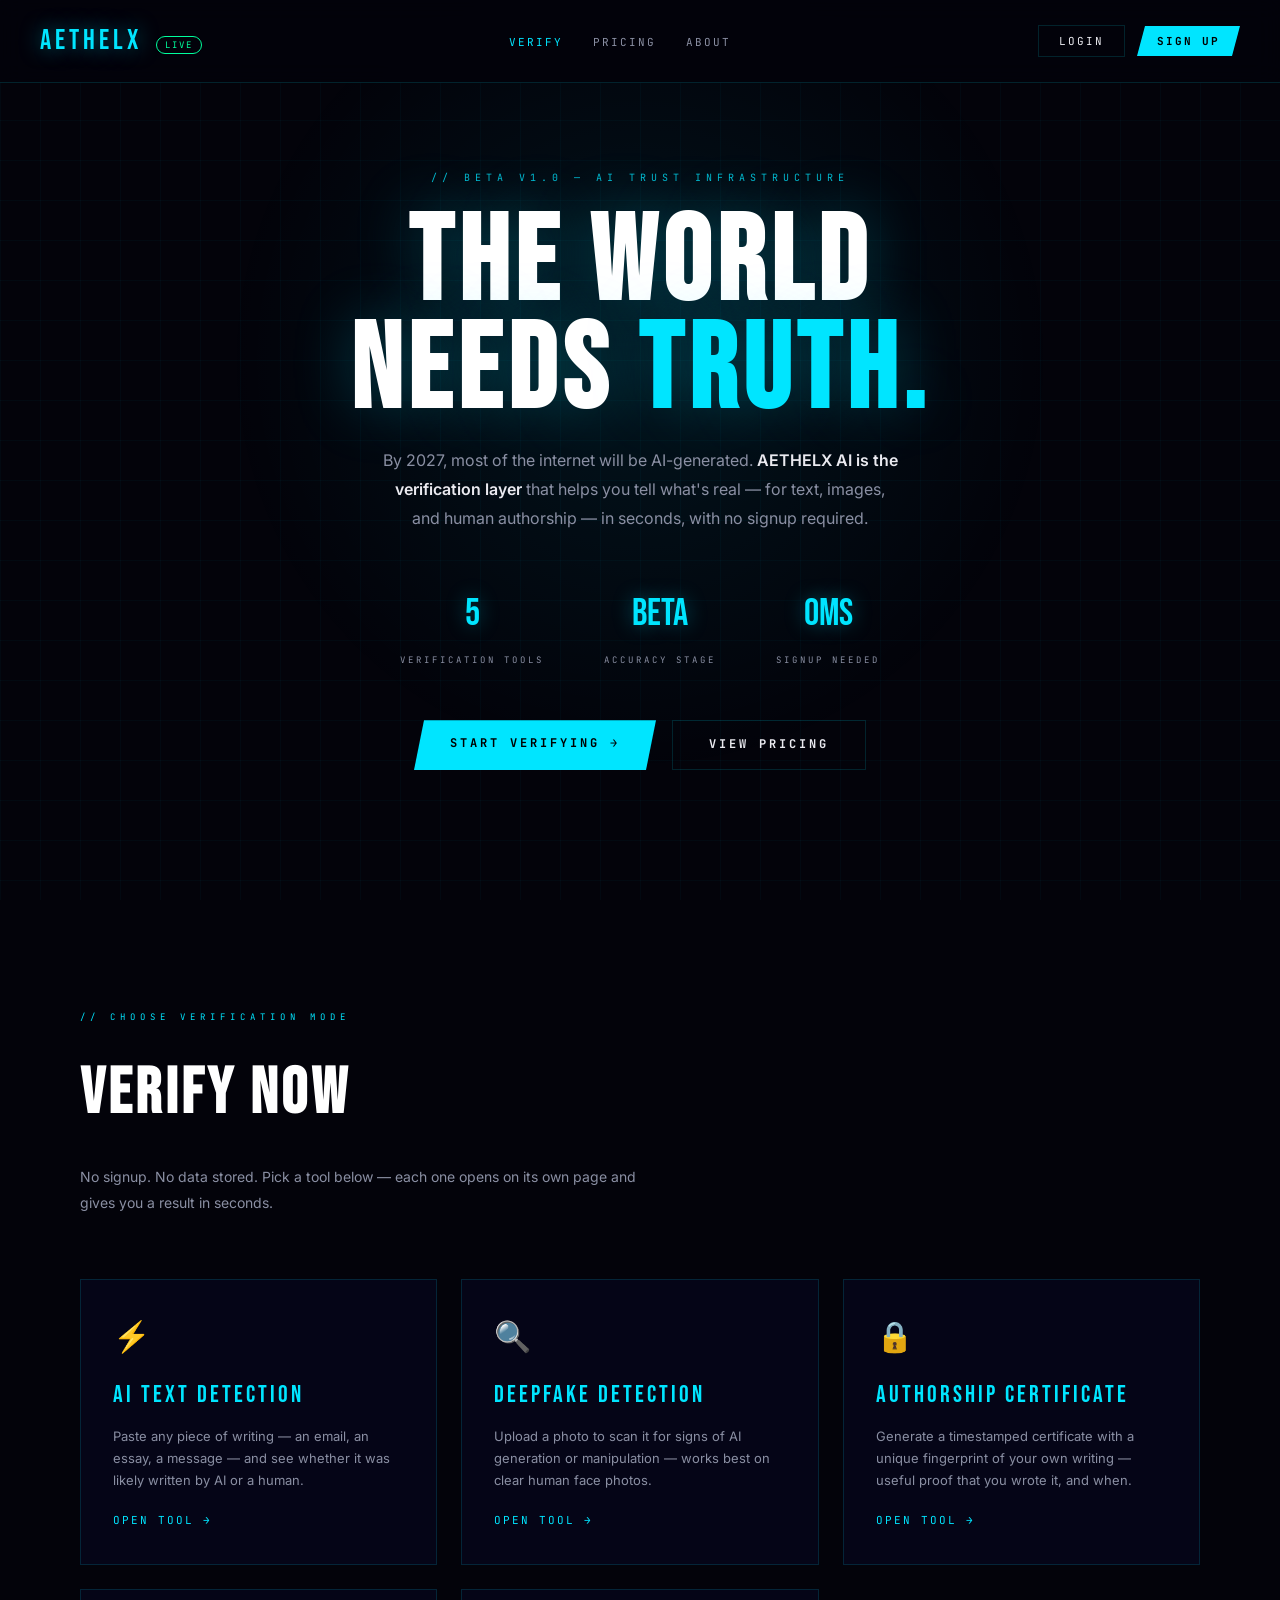
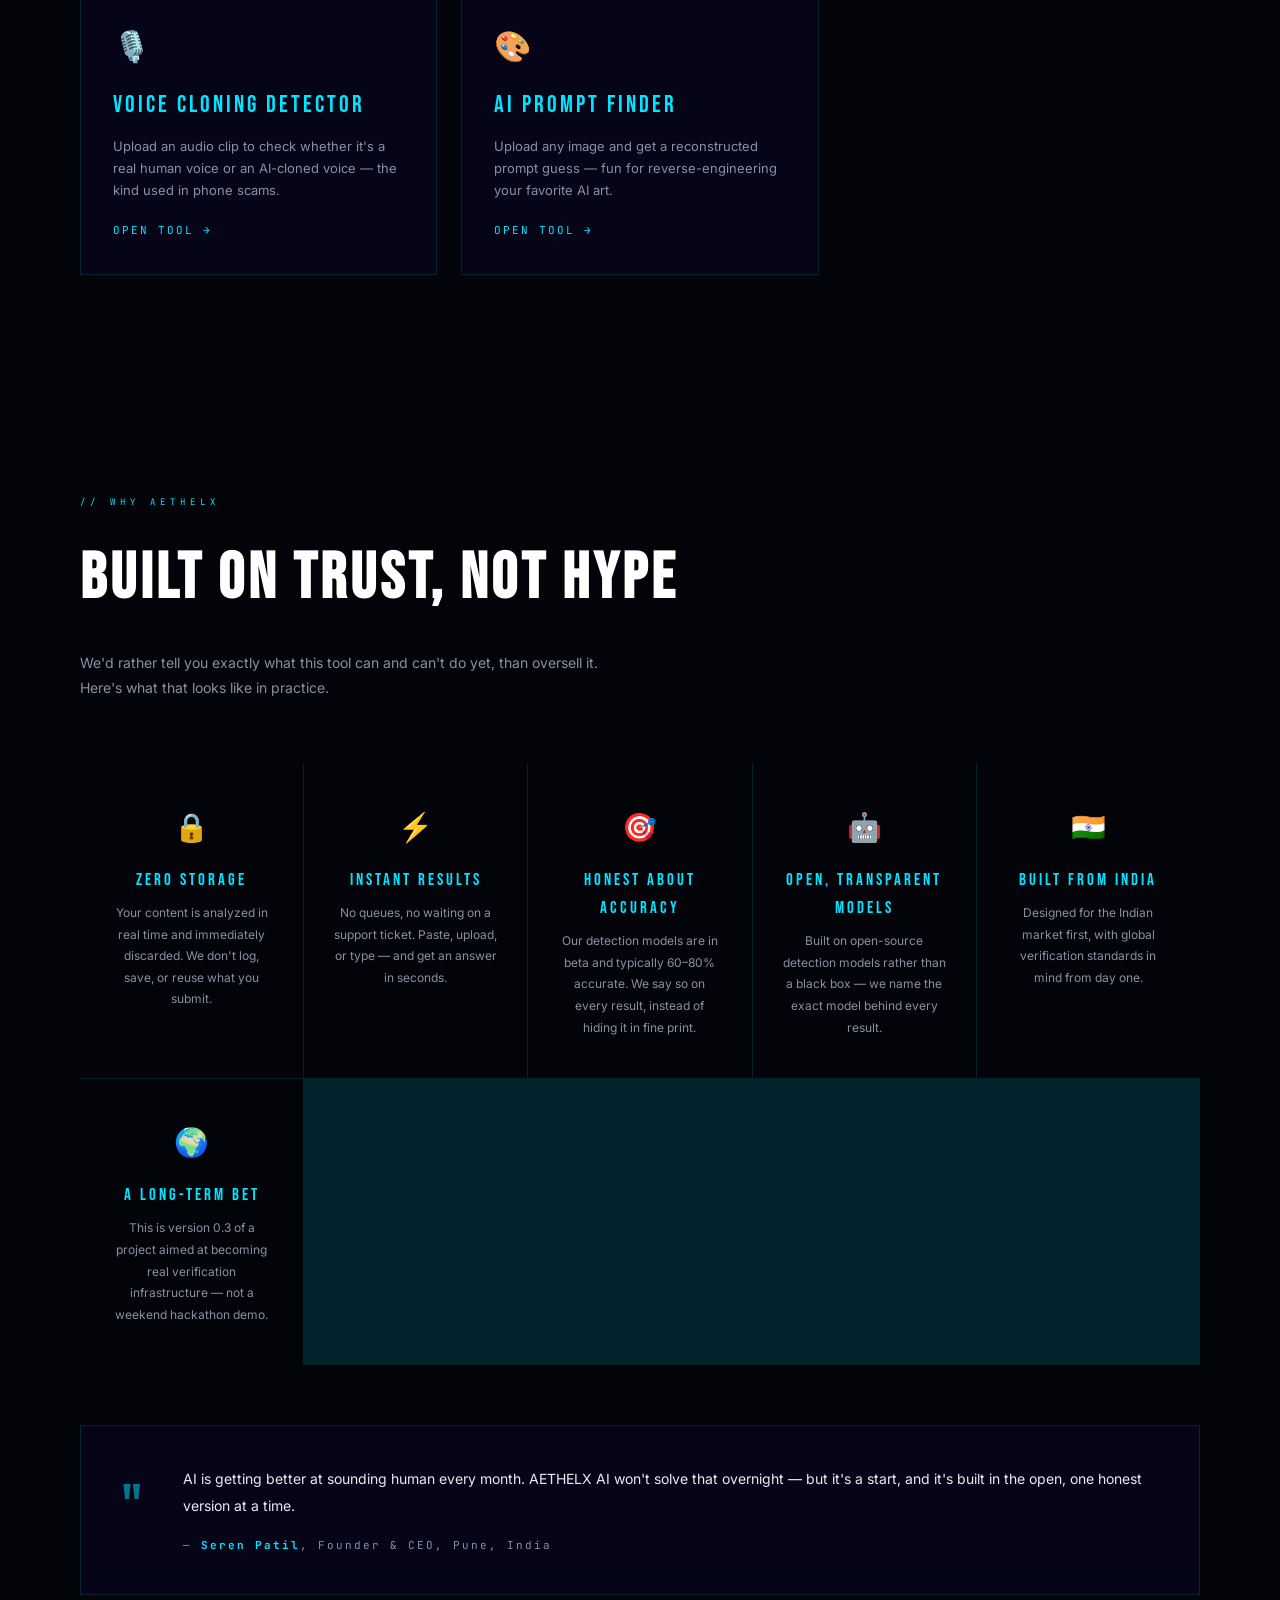
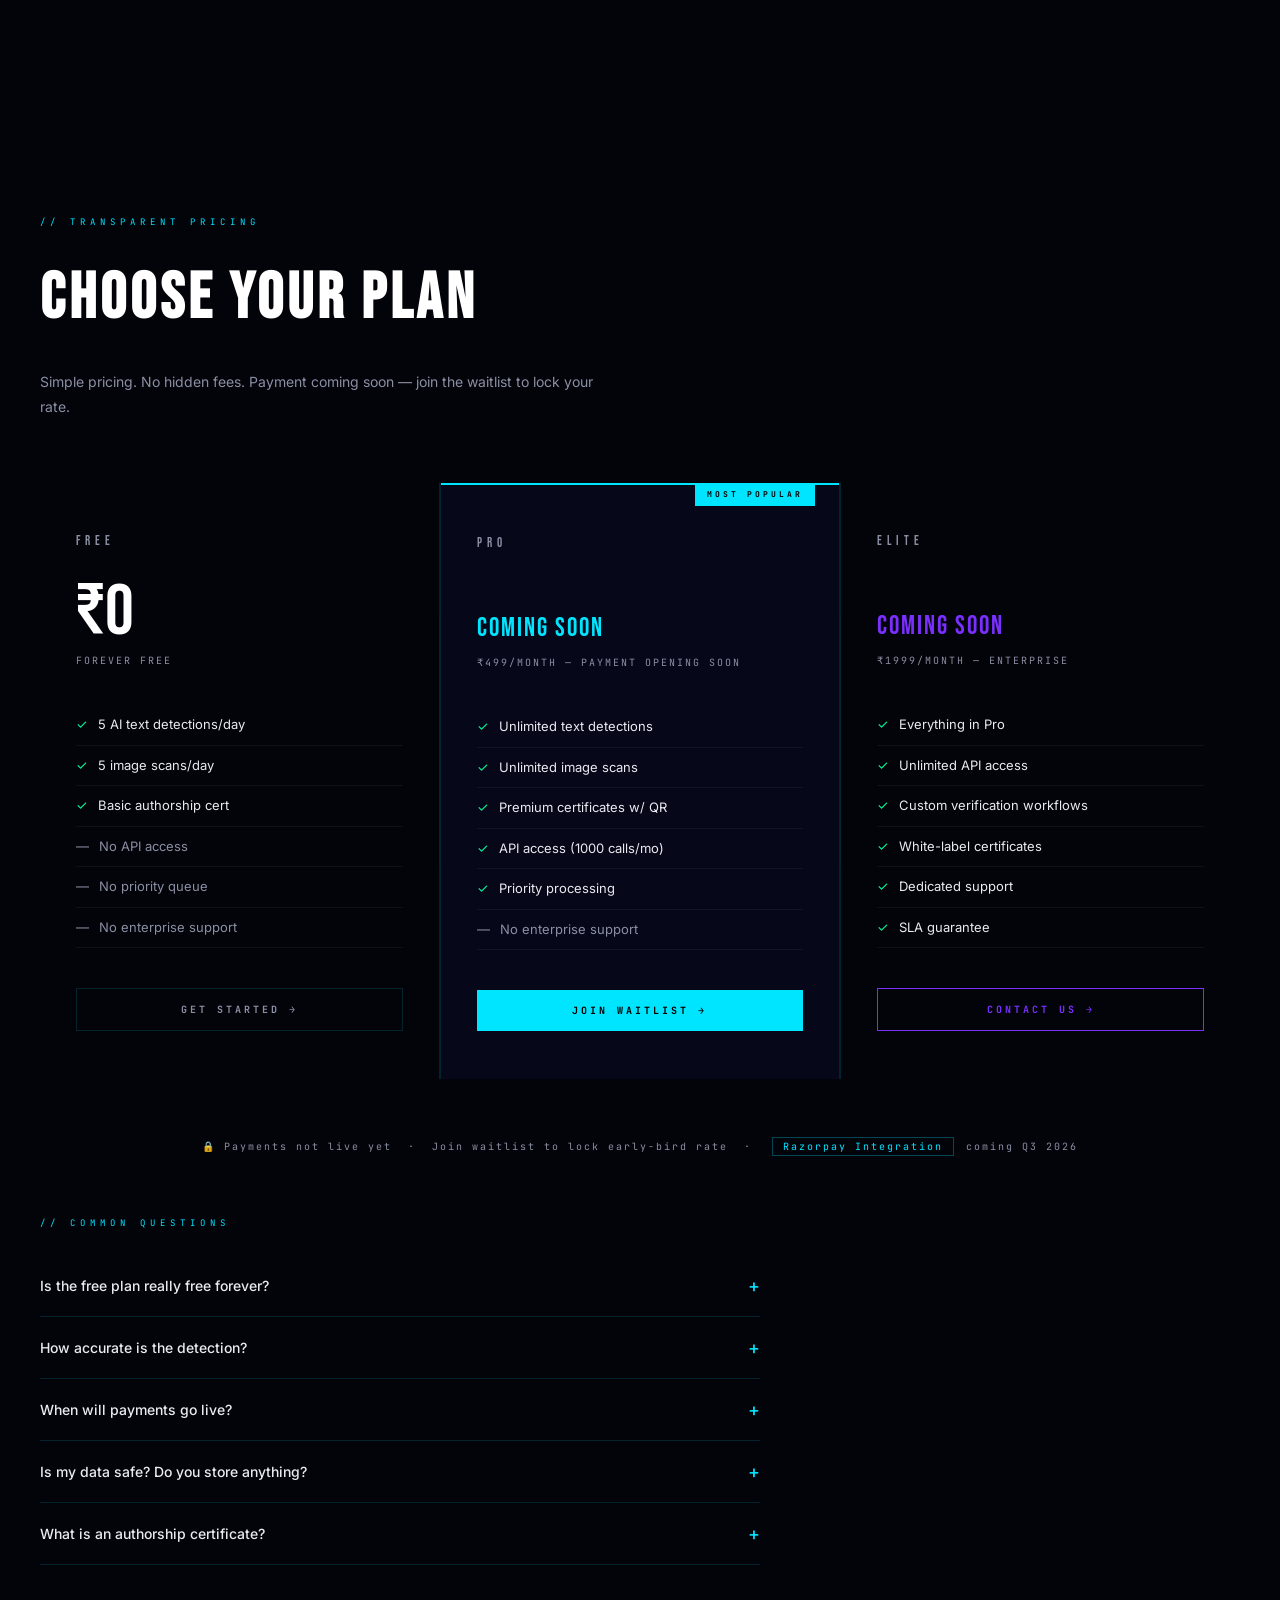
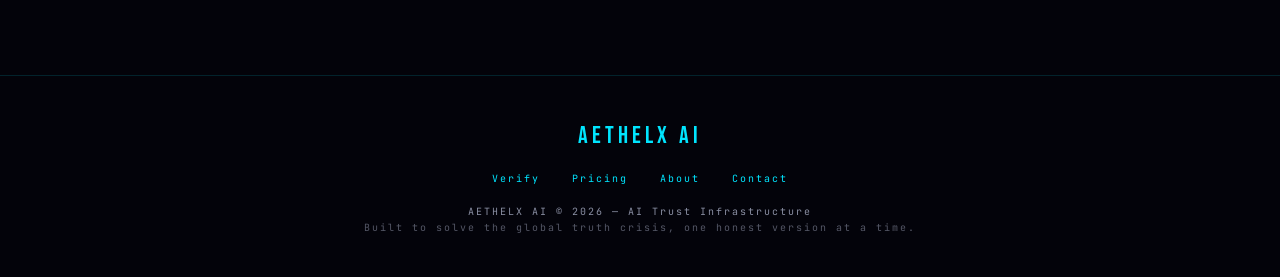
<file: index.html>
<!DOCTYPE html>
<html lang="en">
<head>
<meta charset="UTF-8" />
<meta name="viewport" content="width=device-width, initial-scale=1.0" />
<title>AETHELX AI — Trust Infrastructure</title>
<meta name="description" content="AETHELX AI verifies what's real in a world full of AI — detect AI-written text, spot deepfake images, and certify your own writing, free and instant." />
<link href="https://fonts.googleapis.com/css2?family=Bebas+Neue&family=Inter:wght@400;500;600;700&family=JetBrains+Mono:wght@300;400;500;700&display=swap" rel="stylesheet" />
<link rel="stylesheet" href="styles.css" />
</head>
<body>

<nav>
  <div>
    <a href="index.html" class="nav-logo">AETHELX</a>
    <span class="nav-badge">LIVE</span>
  </div>
  <ul class="nav-links">
    <li><a href="index.html#tools" class="active">Verify</a></li>
    <li><a href="index.html#pricing">Pricing</a></li>
    <li><a href="index.html#about">About</a></li>
  </ul>
  <div class="nav-auth">
    <button class="btn-login" onclick="openAuth('login')">Login</button>
    <button class="btn-signup" onclick="openAuth('signup')">Sign Up</button>
  </div>
</nav>

<div class="hero">
  <p class="hero-tag">// Beta v1.0 — AI Trust Infrastructure</p>
  <h1>THE WORLD<br>NEEDS <span>TRUTH.</span></h1>
  <p class="hero-sub">By 2027, most of the internet will be AI-generated. <strong>AETHELX AI is the verification layer</strong> that helps you tell what's real — for text, images, and human authorship — in seconds, with no signup required.</p>
  <div class="hero-stats">
    <div class="stat"><span class="stat-val">5</span><span class="stat-label">Verification Tools</span></div>
    <div class="stat"><span class="stat-val">Beta</span><span class="stat-label">Accuracy Stage</span></div>
    <div class="stat"><span class="stat-val">0ms</span><span class="stat-label">Signup Needed</span></div>
  </div>
  <div class="hero-cta">
    <a href="#tools" class="cta-primary">Start Verifying →</a>
    <a href="#pricing" class="cta-secondary">View Pricing</a>
  </div>
</div>

<!-- TOOLS OVERVIEW -->
<section id="tools">
  <div class="reveal">
    <p class="section-tag">// Choose Verification Mode</p>
    <h2 class="section-title">VERIFY NOW</h2>
    <p class="section-sub">No signup. No data stored. Pick a tool below — each one opens on its own page and gives you a result in seconds.</p>
  </div>

  <div class="tools-nav-grid">
    <a href="text-detector.html" class="tools-nav-card reveal">
      <span class="tool-icon">⚡</span>
      <div class="tool-name">AI Text Detection</div>
      <p>Paste any piece of writing — an email, an essay, a message — and see whether it was likely written by AI or a human.</p>
      <span class="go">Open tool →</span>
    </a>
    <a href="image-detector.html" class="tools-nav-card reveal">
      <span class="tool-icon">🔍</span>
      <div class="tool-name">Deepfake Detection</div>
      <p>Upload a photo to scan it for signs of AI generation or manipulation — works best on clear human face photos.</p>
      <span class="go">Open tool →</span>
    </a>
    <a href="certificate.html" class="tools-nav-card reveal">
      <span class="tool-icon">🔒</span>
      <div class="tool-name">Authorship Certificate</div>
      <p>Generate a timestamped certificate with a unique fingerprint of your own writing — useful proof that you wrote it, and when.</p>
      <span class="go">Open tool →</span>
    </a>
    <a href="audio-detector.html" class="tools-nav-card reveal">
      <span class="tool-icon">🎙️</span>
      <div class="tool-name">Voice Cloning Detector</div>
      <p>Upload an audio clip to check whether it's a real human voice or an AI-cloned voice — the kind used in phone scams.</p>
      <span class="go">Open tool →</span>
    </a>
    <a href="prompt-finder.html" class="tools-nav-card reveal">
      <span class="tool-icon">🎨</span>
      <div class="tool-name">AI Prompt Finder</div>
      <p>Upload any image and get a reconstructed prompt guess — fun for reverse-engineering your favorite AI art.</p>
      <span class="go">Open tool →</span>
    </a>
  </div>
</section>

<!-- ABOUT / TRUST -->
<section id="about">
  <div class="reveal">
    <p class="section-tag">// Why AETHELX</p>
    <h2 class="section-title">BUILT ON TRUST, NOT HYPE</h2>
    <p class="section-sub">We'd rather tell you exactly what this tool can and can't do yet, than oversell it. Here's what that looks like in practice.</p>
  </div>

  <div class="trust-grid reveal">
    <div class="trust-item">
      <span class="trust-icon">🔒</span>
      <div class="trust-title">Zero Storage</div>
      <div class="trust-desc">Your content is analyzed in real time and immediately discarded. We don't log, save, or reuse what you submit.</div>
    </div>
    <div class="trust-item">
      <span class="trust-icon">⚡</span>
      <div class="trust-title">Instant Results</div>
      <div class="trust-desc">No queues, no waiting on a support ticket. Paste, upload, or type — and get an answer in seconds.</div>
    </div>
    <div class="trust-item">
      <span class="trust-icon">🎯</span>
      <div class="trust-title">Honest About Accuracy</div>
      <div class="trust-desc">Our detection models are in beta and typically 60–80% accurate. We say so on every result, instead of hiding it in fine print.</div>
    </div>
    <div class="trust-item">
      <span class="trust-icon">🤖</span>
      <div class="trust-title">Open, Transparent Models</div>
      <div class="trust-desc">Built on open-source detection models rather than a black box — we name the exact model behind every result.</div>
    </div>
    <div class="trust-item">
      <span class="trust-icon">🇮🇳</span>
      <div class="trust-title">Built From India</div>
      <div class="trust-desc">Designed for the Indian market first, with global verification standards in mind from day one.</div>
    </div>
    <div class="trust-item">
      <span class="trust-icon">🌍</span>
      <div class="trust-title">A Long-Term Bet</div>
      <div class="trust-desc">This is version 0.3 of a project aimed at becoming real verification infrastructure — not a weekend hackathon demo.</div>
    </div>
  </div>

  <div class="founder-note reveal">
    <div class="quote-mark">"</div>
    <div>
      <p>AI is getting better at sounding human every month. AETHELX AI won't solve that overnight — but it's a start, and it's built in the open, one honest version at a time.</p>
      <div class="sig">— <strong>Seren Patil</strong>, Founder & CEO, Pune, India</div>
    </div>
  </div>
</section>

<!-- PRICING -->
<section id="pricing" style="max-width:100%;padding:110px 40px">
  <div style="max-width:1200px;margin:0 auto">
    <div class="reveal">
      <p class="section-tag">// Transparent Pricing</p>
      <h2 class="section-title">CHOOSE YOUR PLAN</h2>
      <p class="section-sub">Simple pricing. No hidden fees. Payment coming soon — join the waitlist to lock your rate.</p>
    </div>

    <div class="pricing-grid reveal">
      <div class="pricing-card">
        <div class="plan-name">Free</div>
        <div class="plan-price">₹0</div>
        <div class="plan-period">Forever free</div>
        <ul class="plan-features">
          <li><span class="check">✓</span> 5 AI text detections/day</li>
          <li><span class="check">✓</span> 5 image scans/day</li>
          <li><span class="check">✓</span> Basic authorship cert</li>
          <li class="muted"><span class="cross">—</span> No API access</li>
          <li class="muted"><span class="cross">—</span> No priority queue</li>
          <li class="muted"><span class="cross">—</span> No enterprise support</li>
        </ul>
        <button class="btn-plan btn-plan-free" onclick="openWaitlist('Free')">GET STARTED →</button>
      </div>

      <div class="pricing-card featured">
        <div class="plan-badge">Most Popular</div>
        <div class="plan-name">Pro</div>
        <div class="plan-price"><span class="coming">COMING SOON</span></div>
        <div class="plan-period">₹499/month — Payment Opening Soon</div>
        <ul class="plan-features">
          <li><span class="check">✓</span> Unlimited text detections</li>
          <li><span class="check">✓</span> Unlimited image scans</li>
          <li><span class="check">✓</span> Premium certificates w/ QR</li>
          <li><span class="check">✓</span> API access (1000 calls/mo)</li>
          <li><span class="check">✓</span> Priority processing</li>
          <li class="muted"><span class="cross">—</span> No enterprise support</li>
        </ul>
        <button class="btn-plan btn-plan-pro" onclick="openWaitlist('Pro')">JOIN WAITLIST →</button>
      </div>

      <div class="pricing-card">
        <div class="plan-name">Elite</div>
        <div class="plan-price"><span class="coming" style="color:var(--purple)">COMING SOON</span></div>
        <div class="plan-period">₹1999/month — Enterprise</div>
        <ul class="plan-features">
          <li><span class="check">✓</span> Everything in Pro</li>
          <li><span class="check">✓</span> Unlimited API access</li>
          <li><span class="check">✓</span> Custom verification workflows</li>
          <li><span class="check">✓</span> White-label certificates</li>
          <li><span class="check">✓</span> Dedicated support</li>
          <li><span class="check">✓</span> SLA guarantee</li>
        </ul>
        <button class="btn-plan btn-plan-elite" onclick="openWaitlist('Elite')">CONTACT US →</button>
      </div>
    </div>

    <div class="pricing-note reveal">
      🔒 Payments not live yet &nbsp;·&nbsp; Join waitlist to lock early-bird rate &nbsp;·&nbsp;
      <span>Razorpay Integration</span> coming Q3 2026
    </div>

    <div class="reveal">
      <p class="section-tag" style="margin-bottom:24px">// Common Questions</p>
      <div class="faq-list">
        <div class="faq-item">
          <button class="faq-q" onclick="toggleFaq(this)">Is the free plan really free forever?<span class="arrow">+</span></button>
          <div class="faq-a">Yes. The free tier will always exist. We believe verification should be accessible to everyone. Paid plans unlock higher limits and API access for power users and businesses.</div>
        </div>
        <div class="faq-item">
          <button class="faq-q" onclick="toggleFaq(this)">How accurate is the detection?<span class="arrow">+</span></button>
          <div class="faq-a">We're upfront about this: our current models are in beta and typically 60–80% accurate, especially against the newest AI writing styles. Treat results as one signal, not a final verdict. We're actively working on improving accuracy.</div>
        </div>
        <div class="faq-item">
          <button class="faq-q" onclick="toggleFaq(this)">When will payments go live?<span class="arrow">+</span></button>
          <div class="faq-a">We're integrating Razorpay and targeting Q3 2026 for paid plan launch. Join the waitlist now to lock your early-bird pricing — waitlist members get up to 40% off.</div>
        </div>
        <div class="faq-item">
          <button class="faq-q" onclick="toggleFaq(this)">Is my data safe? Do you store anything?<span class="arrow">+</span></button>
          <div class="faq-a">Zero storage. Your text and images are processed in real-time by our AI models and immediately discarded. We never store, log, or analyze your content beyond the immediate verification request.</div>
        </div>
        <div class="faq-item">
          <button class="faq-q" onclick="toggleFaq(this)">What is an authorship certificate?<span class="arrow">+</span></button>
          <div class="faq-a">A cryptographically unique document that proves you wrote a piece of text at a specific time. It includes a unique ID, writing fingerprint analysis, and timestamp — useful for journalists, academics, and creators.</div>
        </div>
      </div>
    </div>
  </div>
</section>

<footer>
  <div style="font-family:'Bebas Neue',sans-serif;font-size:24px;letter-spacing:4px;color:var(--cyan);margin-bottom:16px;">AETHELX AI</div>
  <div style="margin-bottom:16px;">
    <a href="index.html#tools">Verify</a>
    <a href="index.html#pricing">Pricing</a>
    <a href="index.html#about">About</a>
    <a href="mailto:hello@aethelx.com">Contact</a>
  </div>
  AETHELX AI © 2026 — AI Trust Infrastructure<br>
  <span style="color:rgba(138,143,163,0.6)">Built to solve the global truth crisis, one honest version at a time.</span>
</footer>

<!-- AUTH MODAL -->
<div class="modal-overlay" id="auth-modal">
  <div class="modal">
    <button class="modal-close" onclick="closeAuth()">✕</button>
    <div class="modal-tabs">
      <button class="modal-tab active" id="tab-login" onclick="switchTab('login')">LOGIN</button>
      <button class="modal-tab" id="tab-signup" onclick="switchTab('signup')">SIGN UP</button>
    </div>
    <div id="login-form">
      <div class="modal-title">WELCOME BACK</div>
      <div class="modal-sub">Sign in to access your verification history and API keys.</div>
      <div class="form-field"><label class="form-label">Email</label><input type="email" id="login-email" placeholder="you@domain.com" /></div>
      <div class="form-field"><label class="form-label">Password</label><input type="password" id="login-pass" placeholder="••••••••" /></div>
      <button class="btn-auth" onclick="handleLogin()">LOGIN →</button>
      <div class="form-alt">No account? <a onclick="switchTab('signup')">Sign up free</a></div>
    </div>
    <div id="signup-form" style="display:none">
      <div class="modal-title">JOIN AETHELX</div>
      <div class="modal-sub">Create your free account. No credit card required.</div>
      <div class="form-field"><label class="form-label">Full Name</label><input type="text" id="signup-name" placeholder="Seren Patil" /></div>
      <div class="form-field"><label class="form-label">Email</label><input type="email" id="signup-email" placeholder="you@domain.com" /></div>
      <div class="form-field"><label class="form-label">Password</label><input type="password" id="signup-pass" placeholder="Min 8 characters" /></div>
      <button class="btn-auth" onclick="handleSignup()">CREATE ACCOUNT →</button>
      <div class="form-alt">Have an account? <a onclick="switchTab('login')">Login</a></div>
    </div>
    <div class="auth-success" id="auth-success">
      <span class="big">✅</span>
      <p id="success-msg">ACCOUNT CREATED — WELCOME TO AETHELX AI</p>
    </div>
  </div>
</div>

<!-- WAITLIST MODAL -->
<div class="waitlist-overlay" id="waitlist-modal">
  <div class="waitlist-box">
    <button class="modal-close" onclick="closeWaitlist()">✕</button>
    <div class="waitlist-plan-name" id="waitlist-plan-label">PRO PLAN</div>
    <div class="modal-title">JOIN WAITLIST</div>
    <div class="modal-sub">Payments open Q3 2026. Join now to lock early-bird pricing — up to 40% off.</div>
    <div class="form-field"><label class="form-label">Your Name</label><input type="text" id="wl-name" placeholder="Your name" /></div>
    <div class="form-field"><label class="form-label">Email</label><input type="email" id="wl-email" placeholder="you@domain.com" /></div>
    <button class="btn-auth" onclick="submitWaitlist()">LOCK MY SPOT →</button>
    <div id="wl-success" style="display:none;text-align:center;padding:20px">
      <div style="font-size:40px;margin-bottom:12px">🎯</div>
      <div style="color:var(--green);font-family:'JetBrains Mono',monospace;font-size:11px;letter-spacing:2px">YOU'RE ON THE LIST!</div>
      <div style="color:var(--muted);font-size:12px;margin-top:8px">We'll notify you when payments go live.</div>
    </div>
  </div>
</div>

<div class="notif" id="notif"></div>

<script src="shared.js"></script>
</body>
</html>
</file>
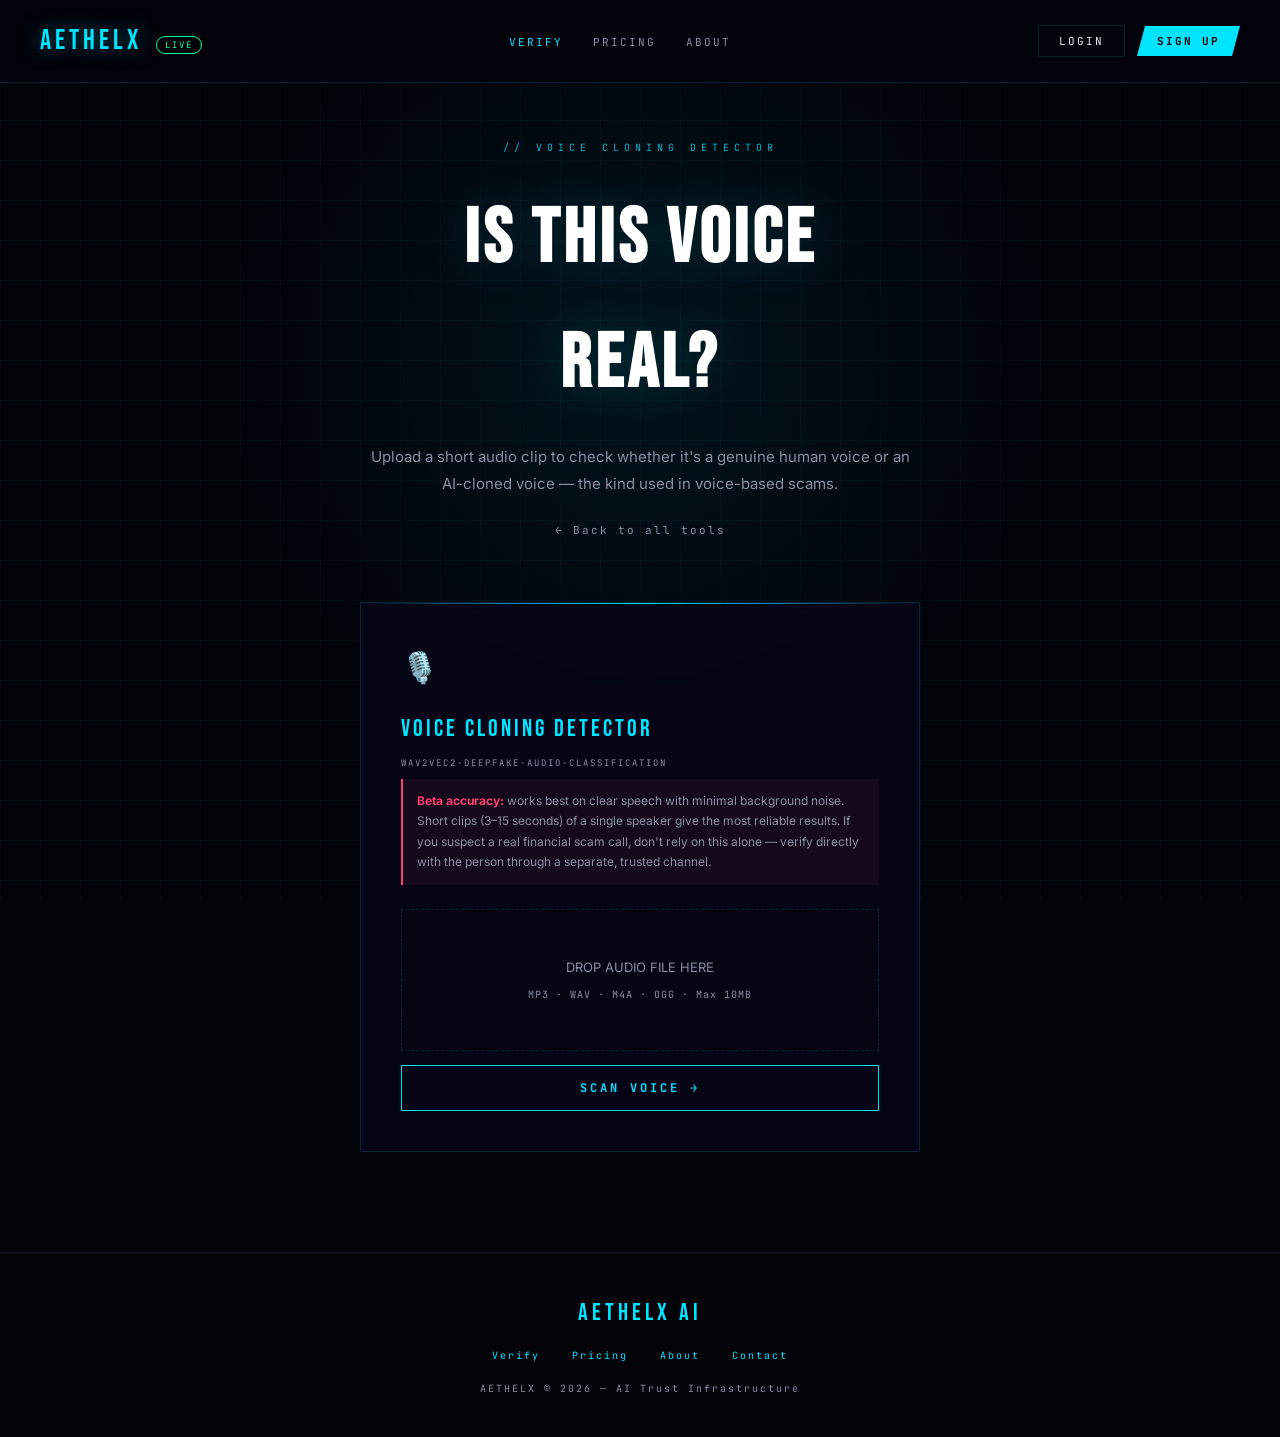
<file: audio-detector.html>
<!DOCTYPE html>
<html lang="en">
<head>
<meta charset="UTF-8" />
<meta name="viewport" content="width=device-width, initial-scale=1.0" />
<title>Voice Cloning Detector — AETHELX AI</title>
<meta name="description" content="Upload an audio clip to check if it's a real human voice or an AI voice clone." />
<link href="https://fonts.googleapis.com/css2?family=Bebas+Neue&family=Inter:wght@400;500;600;700&family=JetBrains+Mono:wght@300;400;500;700&display=swap" rel="stylesheet" />
<link rel="stylesheet" href="styles.css" />
<link rel="icon" type="image/png" sizes="32x32" href="favicon-32.png" />
<link rel="icon" type="image/png" sizes="192x192" href="favicon-192.png" />
</head>
<body>

<nav>
  <div>
    <a href="index.html" class="nav-logo">AETHELX</a>
    <span class="nav-badge">LIVE</span>
  </div>
  <ul class="nav-links">
    <li><a href="index.html#tools" class="active">Verify</a></li>
    <li><a href="index.html#pricing">Pricing</a></li>
    <li><a href="index.html#about">About</a></li>
  </ul>
  <div class="nav-auth">
    <button class="btn-login" onclick="openAuth('login')">Login</button>
    <button class="btn-signup" onclick="openAuth('signup')">Sign Up</button>
  </div>
</nav>

<div class="page-header">
  <p class="page-tag mono">// Voice Cloning Detector</p>
  <h1 class="page-title">IS THIS VOICE<br>REAL?</h1>
  <p class="page-sub">Upload a short audio clip to check whether it's a genuine human voice or an AI-cloned voice — the kind used in voice-based scams.</p>
  <a href="index.html#tools" class="back-link">← Back to all tools</a>
</div>

<div class="tool-page-wrap">
  <div class="tool-card reveal">
    <span class="tool-icon">🎙️</span>
    <div class="tool-name">Voice Cloning Detector</div>
    <div class="tool-model mono">wav2vec2-deepfake-audio-classification</div>
    <div class="tool-disclaimer">
      <strong>Beta accuracy:</strong> works best on clear speech with minimal background noise.
      Short clips (3–15 seconds) of a single speaker give the most reliable results.
      If you suspect a real financial scam call, don't rely on this alone — verify directly with the person through a separate, trusted channel.
    </div>
    <div class="drop-zone" id="drop-zone" onclick="document.getElementById('audio-input').click()" ondragover="dragOver(event)" ondragleave="dragLeave(event)" ondrop="dropFile(event)">
      <input type="file" id="audio-input" accept="audio/*" onchange="fileSelected(event)" />
      <div class="drop-text">DROP AUDIO FILE HERE<br><small class="mono">MP3 · WAV · M4A · OGG · Max 10MB</small></div>
    </div>
    <div id="audio-preview-wrap" style="display:none; margin-top:16px;">
      <audio id="audio-preview" controls style="width:100%;"></audio>
    </div>
    <button class="btn-action" id="audio-btn" onclick="analyzeAudio()">SCAN VOICE →</button>
    <div class="loader mono" id="audio-loader">ANALYZING VOICE PATTERNS...</div>
    <div class="result-box" id="audio-result"></div>
  </div>
</div>

<footer>
  <div style="font-family:'Bebas Neue',sans-serif;font-size:24px;letter-spacing:4px;color:var(--cyan);margin-bottom:16px;">AETHELX AI</div>
  <div style="margin-bottom:16px;">
    <a href="index.html#tools">Verify</a>
    <a href="index.html#pricing">Pricing</a>
    <a href="index.html#about">About</a>
    <a href="mailto:hello@aethelx.com">Contact</a>
  </div>
  AETHELX © 2026 — AI Trust Infrastructure
</footer>

<div class="modal-overlay" id="auth-modal">
  <div class="modal">
    <button class="modal-close" onclick="closeAuth()">✕</button>
    <div class="modal-tabs">
      <button class="modal-tab active" id="tab-login" onclick="switchTab('login')">LOGIN</button>
      <button class="modal-tab" id="tab-signup" onclick="switchTab('signup')">SIGN UP</button>
    </div>
    <div id="login-form">
      <div class="modal-title">WELCOME BACK</div>
      <div class="modal-sub">Sign in to access your verification history and API keys.</div>
      <div class="form-field"><label class="form-label">Email</label><input type="email" id="login-email" placeholder="you@domain.com" /></div>
      <div class="form-field"><label class="form-label">Password</label><input type="password" id="login-pass" placeholder="••••••••" /></div>
      <button class="btn-auth" onclick="handleLogin()">LOGIN →</button>
      <div class="form-alt">No account? <a onclick="switchTab('signup')">Sign up free</a></div>
    </div>
    <div id="signup-form" style="display:none">
      <div class="modal-title">JOIN AETHELX</div>
      <div class="modal-sub">Create your free account. No credit card required.</div>
      <div class="form-field"><label class="form-label">Full Name</label><input type="text" id="signup-name" placeholder="Seren Patil" /></div>
      <div class="form-field"><label class="form-label">Email</label><input type="email" id="signup-email" placeholder="you@domain.com" /></div>
      <div class="form-field"><label class="form-label">Password</label><input type="password" id="signup-pass" placeholder="Min 8 characters" /></div>
      <button class="btn-auth" onclick="handleSignup()">CREATE ACCOUNT →</button>
      <div class="form-alt">Have an account? <a onclick="switchTab('login')">Login</a></div>
    </div>
    <div class="auth-success" id="auth-success">
      <span class="big">✅</span>
      <p id="success-msg">ACCOUNT CREATED — WELCOME TO AETHELX</p>
    </div>
  </div>
</div>

<div class="notif" id="notif"></div>

<script src="shared.js"></script>
<script>
  let selectedAudioFile = null;

  function dragOver(e) { e.preventDefault(); document.getElementById('drop-zone').classList.add('drag-over'); }
  function dragLeave(e) { document.getElementById('drop-zone').classList.remove('drag-over'); }
  function dropFile(e) {
    e.preventDefault();
    document.getElementById('drop-zone').classList.remove('drag-over');
    const file = e.dataTransfer.files[0];
    if (file) processAudioFile(file);
  }
  function fileSelected(e) {
    const file = e.target.files[0];
    if (file) processAudioFile(file);
  }
  function processAudioFile(file) {
    if (file.size > 10 * 1024 * 1024) { showNotif('⚠ File too large. Max 10MB', 'var(--red)'); return; }
    selectedAudioFile = file;
    const preview = document.getElementById('audio-preview');
    preview.src = URL.createObjectURL(file);
    document.getElementById('audio-preview-wrap').style.display = 'block';
    showNotif('✓ Audio loaded — click SCAN', 'var(--green)');
  }

  async function analyzeAudio() {
    if (!selectedAudioFile) { showNotif('⚠ Upload an audio file first', 'var(--red)'); return; }
    const btn = document.getElementById('audio-btn');
    const loader = document.getElementById('audio-loader');
    const result = document.getElementById('audio-result');
    btn.disabled = true; loader.classList.add('show'); result.classList.remove('show');
    const formData = new FormData();
    formData.append('audio', selectedAudioFile);
    try {
      const res = await fetch(`${API_BASE}/detect-audio`, { method: 'POST', body: formData });
      const data = await res.json();
      if (data.error) throw new Error(data.error);
      const isFake = (data.label || '').toLowerCase().includes('cloned') || (data.label || '').toLowerCase().includes('ai voice');
      const conf = Math.round((data.confidence || 0.5) * 100);
      result.innerHTML = `
        <div class="result-score ${isFake ? 'result-ai' : 'result-human'}">${isFake ? '⚠' : '✓'}</div>
        <div class="result-label mono">${data.label || (isFake ? 'AI VOICE DETECTED' : 'LIKELY REAL VOICE')}</div>
        <div class="mono" style="font-size:9px;letter-spacing:2px;color:var(--muted);margin-bottom:8px">CONFIDENCE: ${conf}%</div>
        <div class="result-bar"><div class="result-bar-fill" style="width:${conf}%;background:${isFake?'var(--red)':'var(--green)'}"></div></div>
        <div style="margin-top:14px;font-size:11px;color:var(--muted);border-top:1px solid var(--border);padding-top:12px">⚠ Beta model — treat as one signal, not a final verdict. Never send money based solely on a voice call without independent verification.</div>
        <button class="btn-action" style="margin-top:14px;" onclick="downloadAudioResult()">⬇ DOWNLOAD RESULT</button>
      `;
      result.classList.add('show');
      window.lastAudioResult = { isFake, conf, label: data.label };
    } catch (err) {
      result.innerHTML = `<div style="color:var(--red);font-size:13px">⚠ Error: ${err.message}. The model may be waking up — try again in 20 seconds.</div>`;
      result.classList.add('show');
    } finally {
      btn.disabled = false; loader.classList.remove('show');
    }
  }

  function downloadAudioResult() {
    const d = window.lastAudioResult;
    if (!d) return;
    const content = `AETHELX AI — VOICE CLONING DETECTION RESULT
================================================

Result:      ${d.label}
Confidence:  ${d.conf}%
Timestamp:   ${new Date().toISOString()}

------------------------------------------------
Beta model — treat as one signal, not a final verdict.
Never send money based solely on a voice call without independent verification.
Generated by AETHELX AI — https://aethelx.com
`;
    downloadTextFile(`AETHELX-AudioResult-${Date.now()}.txt`, content);
  }
</script>
</body>
</html>
</file>
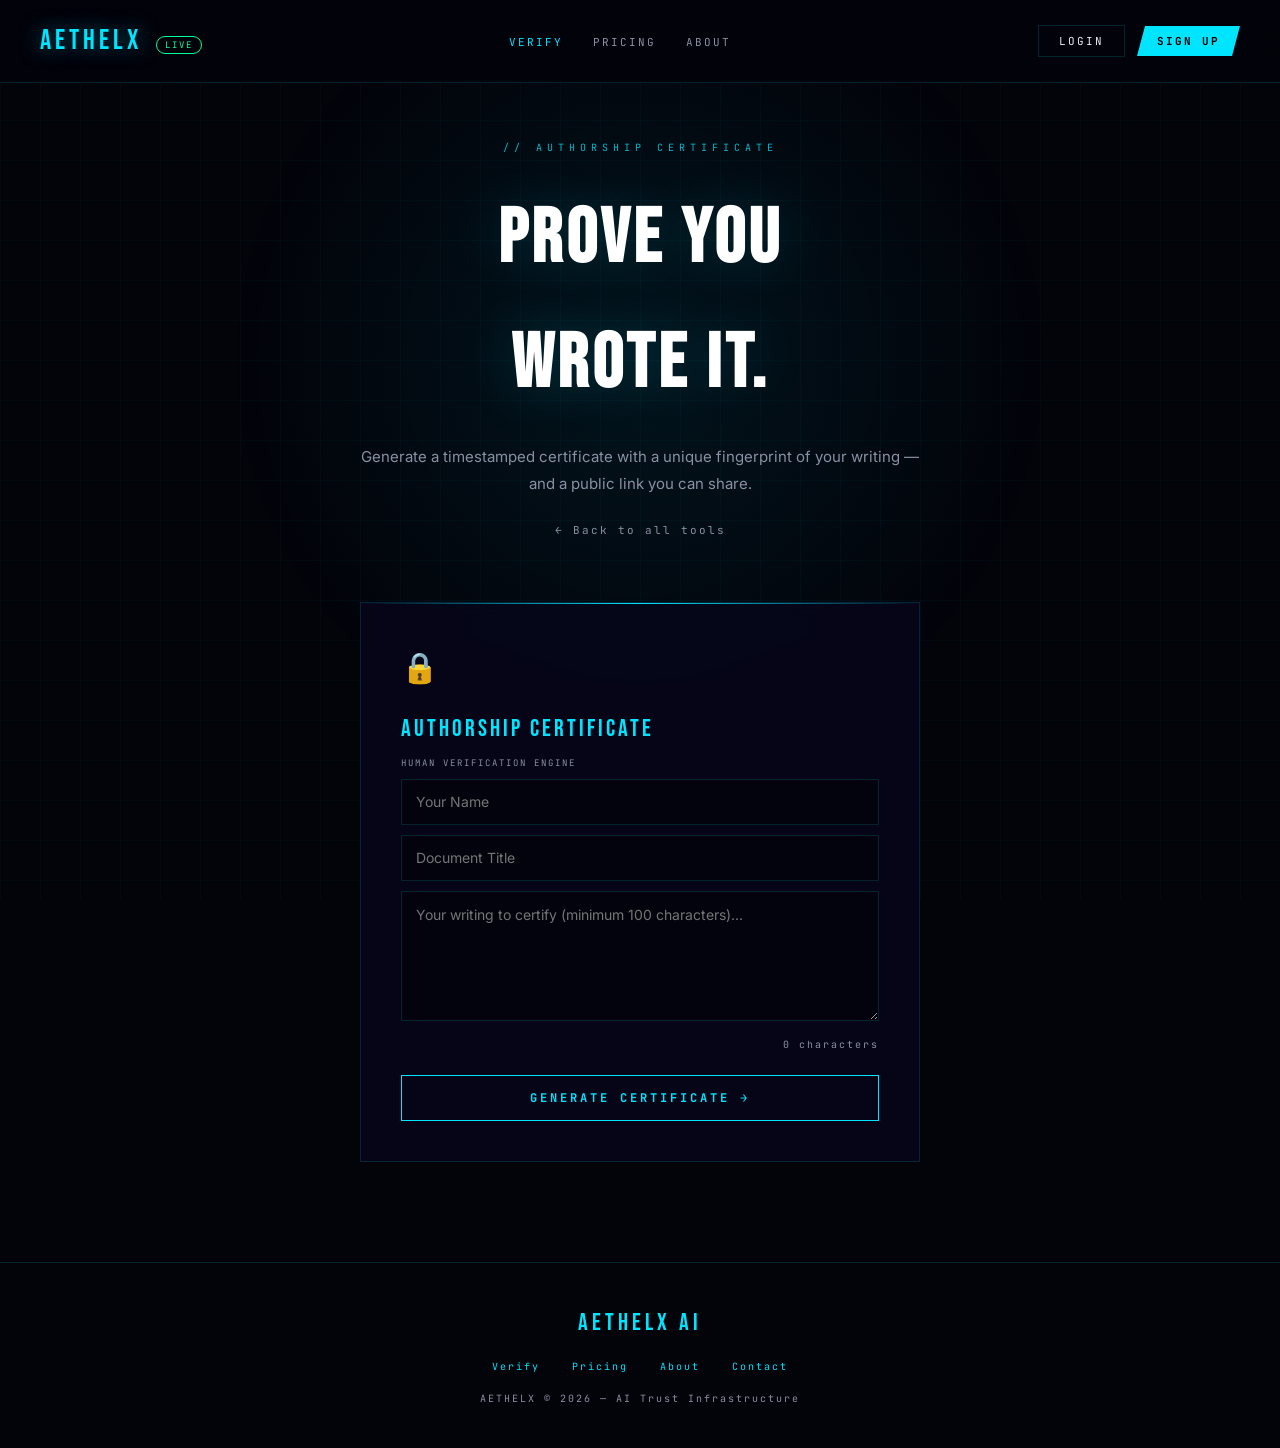
<file: certificate (1).html>
<!DOCTYPE html>
<html lang="en">
<head>
<meta charset="UTF-8" />
<meta name="viewport" content="width=device-width, initial-scale=1.0" />
<title>Authorship Certificate — AETHELX AI</title>
<link href="https://fonts.googleapis.com/css2?family=Bebas+Neue&family=Inter:wght@400;500;600;700&family=JetBrains+Mono:wght@300;400;500;700&display=swap" rel="stylesheet" />
<link rel="stylesheet" href="styles.css" />
<link rel="icon" type="image/png" sizes="32x32" href="favicon-32.png" />
<link rel="icon" type="image/png" sizes="192x192" href="favicon-192.png" />
</head>
<body>

<nav>
  <div>
    <a href="index.html" class="nav-logo">AETHELX</a>
    <span class="nav-badge">LIVE</span>
  </div>
  <ul class="nav-links">
    <li><a href="index.html#tools" class="active">Verify</a></li>
    <li><a href="index.html#pricing">Pricing</a></li>
    <li><a href="index.html#about">About</a></li>
  </ul>
  <div class="nav-auth">
    <button class="btn-login" onclick="openAuth('login')">Login</button>
    <button class="btn-signup" onclick="openAuth('signup')">Sign Up</button>
  </div>
</nav>

<div class="page-header">
  <p class="page-tag mono">// Authorship Certificate</p>
  <h1 class="page-title">PROVE YOU<br>WROTE IT.</h1>
  <p class="page-sub">Generate a timestamped certificate with a unique fingerprint of your writing — and a public link you can share.</p>
  <a href="index.html#tools" class="back-link">← Back to all tools</a>
</div>

<div class="tool-page-wrap">
  <div class="tool-card reveal">
    <span class="tool-icon">🔒</span>
    <div class="tool-name">Authorship Certificate</div>
    <div class="tool-model mono">Human Verification Engine</div>
    <input type="text" id="cert-name" placeholder="Your Name" style="margin-bottom:10px" />
    <input type="text" id="cert-title" placeholder="Document Title" style="margin-bottom:10px" />
    <textarea id="cert-text" placeholder="Your writing to certify (minimum 100 characters)..." oninput="updateChar(this,'cert-char')"></textarea>
    <div class="char-count"><span id="cert-char">0</span> characters</div>
    <button class="btn-action" id="cert-btn" onclick="generateCert()">GENERATE CERTIFICATE →</button>
    <div class="loader mono" id="cert-loader">VERIFYING AUTHORSHIP...</div>
    <div class="result-box" id="cert-result"></div>
  </div>
</div>

<footer>
  <div style="font-family:'Bebas Neue',sans-serif;font-size:24px;letter-spacing:4px;color:var(--cyan);margin-bottom:16px;">AETHELX AI</div>
  <div style="margin-bottom:16px;">
    <a href="index.html#tools">Verify</a>
    <a href="index.html#pricing">Pricing</a>
    <a href="index.html#about">About</a>
    <a href="mailto:hello@aethelx.com">Contact</a>
  </div>
  AETHELX © 2026 — AI Trust Infrastructure
</footer>

<div class="modal-overlay" id="auth-modal">
  <div class="modal">
    <button class="modal-close" onclick="closeAuth()">✕</button>
    <div class="modal-tabs">
      <button class="modal-tab active" id="tab-login" onclick="switchTab('login')">LOGIN</button>
      <button class="modal-tab" id="tab-signup" onclick="switchTab('signup')">SIGN UP</button>
    </div>
    <div id="login-form">
      <div class="modal-title">WELCOME BACK</div>
      <div class="modal-sub">Sign in to access your verification history and API keys.</div>
      <div class="form-field"><label class="form-label">Email</label><input type="email" id="login-email" placeholder="you@domain.com" /></div>
      <div class="form-field"><label class="form-label">Password</label><input type="password" id="login-pass" placeholder="••••••••" /></div>
      <button class="btn-auth" onclick="handleLogin()">LOGIN →</button>
      <div class="form-alt">No account? <a onclick="switchTab('signup')">Sign up free</a></div>
    </div>
    <div id="signup-form" style="display:none">
      <div class="modal-title">JOIN AETHELX</div>
      <div class="modal-sub">Create your free account. No credit card required.</div>
      <div class="form-field"><label class="form-label">Full Name</label><input type="text" id="signup-name" placeholder="Seren Patil" /></div>
      <div class="form-field"><label class="form-label">Email</label><input type="email" id="signup-email" placeholder="you@domain.com" /></div>
      <div class="form-field"><label class="form-label">Password</label><input type="password" id="signup-pass" placeholder="Min 8 characters" /></div>
      <button class="btn-auth" onclick="handleSignup()">CREATE ACCOUNT →</button>
      <div class="form-alt">Have an account? <a onclick="switchTab('login')">Login</a></div>
    </div>
    <div class="auth-success" id="auth-success">
      <span class="big">✅</span>
      <p id="success-msg">ACCOUNT CREATED — WELCOME TO AETHELX</p>
    </div>
  </div>
</div>

<div class="notif" id="notif"></div>

<script src="shared.js"></script>
<script>
  function updateChar(el, id) { document.getElementById(id).textContent = el.value.length; }

  async function generateCert() {
    const name = document.getElementById('cert-name').value.trim();
    const title = document.getElementById('cert-title').value.trim();
    const text = document.getElementById('cert-text').value.trim();
    if (!name || !title || text.length < 100) { showNotif('⚠ Fill all fields (min 100 chars)', 'var(--red)'); return; }
    const btn = document.getElementById('cert-btn');
    const loader = document.getElementById('cert-loader');
    const result = document.getElementById('cert-result');
    btn.disabled = true; loader.classList.add('show'); result.classList.remove('show');
    try {
      const res = await fetch(`${API_BASE}/generate-certificate`, {
        method: 'POST', headers: { 'Content-Type': 'application/json' },
        body: JSON.stringify({ name, title, text })
      });
      const data = await res.json();
      if (data.error) throw new Error(data.error);

      const shareUrl = data.verify_url || `https://aethelx.com/verify.html?id=${data.cert_id}`;
      const blockchainStatus = data.blockchain_status || 'unavailable';
      let blockchainHtml = '';
      if (blockchainStatus === 'pending') {
        blockchainHtml = `<div style="margin-top:8px; font-size:11px; color:var(--cyan);">⛓ Blockchain timestamp: <strong>submitted</strong> — Bitcoin confirmation usually takes a few hours.</div>`;
      } else if (blockchainStatus === 'confirmed') {
        blockchainHtml = `<div style="margin-top:8px; font-size:11px; color:var(--green);">⛓ Blockchain timestamp: <strong>confirmed on Bitcoin</strong></div>`;
      } else {
        blockchainHtml = `<div style="margin-top:8px; font-size:11px; color:var(--muted);">⛓ Blockchain timestamp: not available for this certificate.</div>`;
      }

      result.innerHTML = `
        <div style="color:var(--green);font-family:'JetBrains Mono',monospace;font-size:12px;letter-spacing:2px;margin-bottom:12px">✓ CERTIFICATE GENERATED</div>
        <div class="mono" style="font-size:11px;color:var(--muted);line-height:2.2">
          <div>CERT ID: <span style="color:var(--cyan)">${data.cert_id || '—'}</span></div>
          <div>AUTHOR: <span style="color:var(--text)">${name}</span></div>
          <div>DOCUMENT: <span style="color:var(--text)">${title}</span></div>
          <div>FINGERPRINT: <span style="color:var(--cyan)">${data.fingerprint || '—'}</span></div>
          <div>TIMESTAMP: <span style="color:var(--text)">${new Date().toISOString()}</span></div>
        </div>
        ${blockchainHtml}
        <button class="btn-action" style="margin-top:16px;" onclick="downloadCertificate()">⬇ DOWNLOAD CERTIFICATE</button>
        <div style="margin-top:18px; border-top:1px solid var(--border); padding-top:16px;">
          <div class="mono" style="font-size:9px;letter-spacing:2px;color:var(--muted);margin-bottom:8px">SHAREABLE PUBLIC LINK</div>
          <div style="display:flex; gap:8px; align-items:center;">
            <input type="text" readonly id="share-link-input" value="${shareUrl}" style="flex:1; min-height:unset; height:38px; font-size:11px; padding:8px 10px;" />
            <button class="btn-action" style="width:auto; margin-top:0; padding:9px 16px; white-space:nowrap;" onclick="copyShareLink()">COPY</button>
          </div>
        </div>
      `;
      result.classList.add('show');
      window.lastCertData = { ...data, name, title, shareUrl, blockchainStatus };
    } catch (err) {
      result.innerHTML = `<div style="color:var(--red);font-size:13px">⚠ Error: ${err.message}. The model may be waking up — try again in 20 seconds.</div>`;
      result.classList.add('show');
    } finally {
      btn.disabled = false; loader.classList.remove('show');
    }
  }

  function downloadCertificate() {
    const d = window.lastCertData;
    if (!d) return;
    const content = `AETHELX AI — AUTHORSHIP CERTIFICATE
================================================

Certificate ID:   ${d.cert_id}
Author:           ${d.name}
Document Title:   ${d.title}
Fingerprint:      ${d.fingerprint}
Timestamp:        ${new Date().toISOString()}
Blockchain Status: ${d.blockchainStatus}

Verify this certificate at:
${d.shareUrl}

------------------------------------------------
Issued by AETHELX AI — AI Trust Infrastructure
https://aethelx.com
This certificate is a beta-stage authenticity signal, not a legal document.
`;
    downloadTextFile(`AETHELX-Certificate-${d.cert_id}.txt`, content);
  }

  function copyShareLink() {
    const input = document.getElementById('share-link-input');
    input.select();
    navigator.clipboard.writeText(input.value).then(() => {
      showNotif('✓ Link copied to clipboard!', 'var(--green)');
    }).catch(() => {
      showNotif('⚠ Could not copy — select and copy manually', 'var(--red)');
    });
  }
</script>
</body>
</html>
</file>
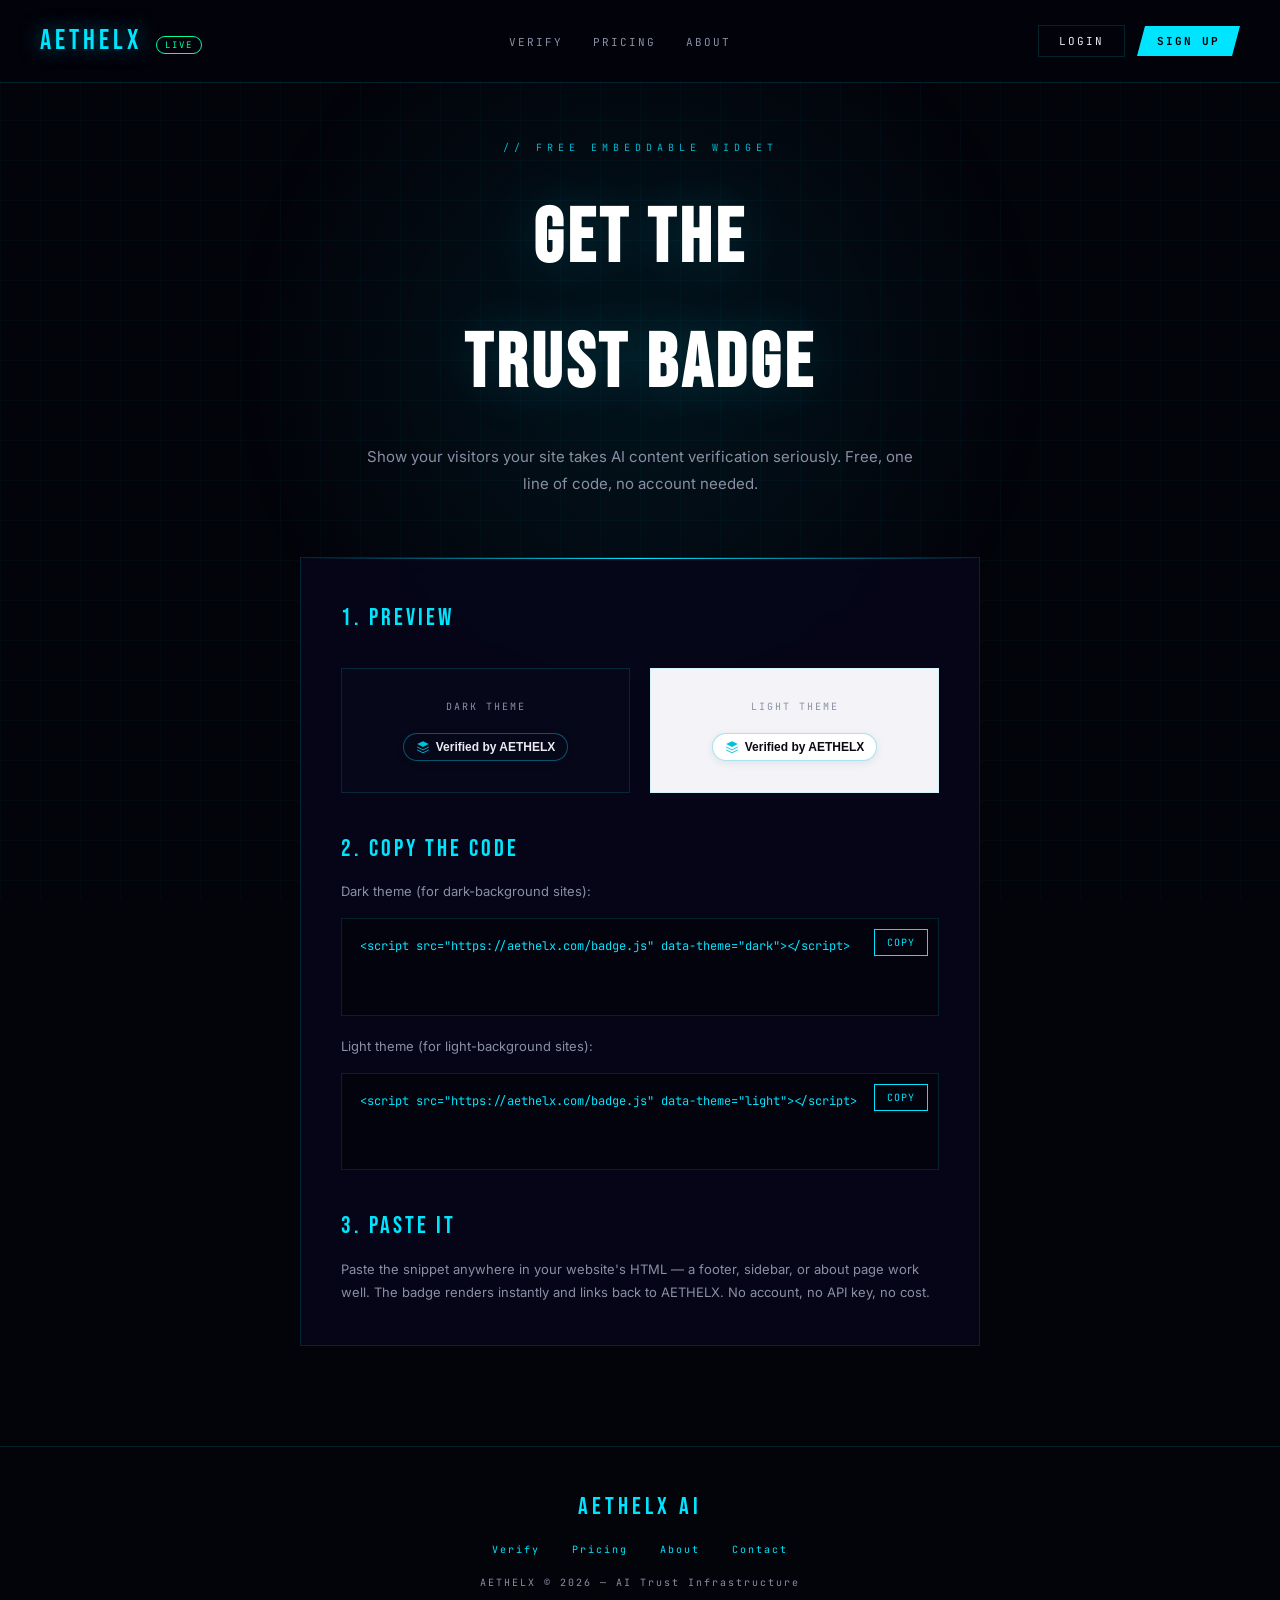
<file: get-badge.html>
<!DOCTYPE html>
<html lang="en">
<head>
<meta charset="UTF-8" />
<meta name="viewport" content="width=device-width, initial-scale=1.0" />
<title>Get the AETHELX Badge — AETHELX AI</title>
<meta name="description" content="Add a free AETHELX Verified badge to your website in one line of code." />
<link href="https://fonts.googleapis.com/css2?family=Bebas+Neue&family=Inter:wght@400;500;600;700&family=JetBrains+Mono:wght@300;400;500;700&display=swap" rel="stylesheet" />
<link rel="stylesheet" href="styles.css" />
<link rel="icon" type="image/png" sizes="32x32" href="favicon-32.png" />
<link rel="icon" type="image/png" sizes="192x192" href="favicon-192.png" />
<style>
  .badge-preview-box {
    display: flex; gap: 20px; flex-wrap: wrap; margin: 30px 0;
  }
  .badge-preview-card {
    flex: 1; min-width: 220px; padding: 30px; text-align: center;
    border: 1px solid var(--border);
  }
  .badge-preview-card.dark { background: #07071a; }
  .badge-preview-card.light { background: #f4f4f8; }
  .badge-preview-card .label {
    font-family: 'JetBrains Mono', monospace; font-size: 10px; letter-spacing: 2px;
    color: var(--muted); text-transform: uppercase; margin-bottom: 18px;
  }
  .code-box {
    background: rgba(0,0,0,0.4); border: 1px solid var(--border);
    padding: 18px; font-family: 'JetBrains Mono', monospace; font-size: 12px;
    color: var(--cyan); overflow-x: auto; white-space: pre; margin: 16px 0;
    position: relative;
  }
  .copy-btn {
    position: absolute; top: 10px; right: 10px;
    background: transparent; border: 1px solid var(--cyan); color: var(--cyan);
    font-family: 'JetBrains Mono', monospace; font-size: 10px; letter-spacing: 1px;
    padding: 6px 12px; cursor: pointer; text-transform: uppercase; transition: all 0.3s;
  }
  .copy-btn:hover { background: var(--cyan); color: #000; }
</style>
</head>
<body>

<nav>
  <div>
    <a href="index.html" class="nav-logo">AETHELX</a>
    <span class="nav-badge">LIVE</span>
  </div>
  <ul class="nav-links">
    <li><a href="index.html#tools">Verify</a></li>
    <li><a href="index.html#pricing">Pricing</a></li>
    <li><a href="index.html#about">About</a></li>
  </ul>
  <div class="nav-auth">
    <button class="btn-login" onclick="openAuth('login')">Login</button>
    <button class="btn-signup" onclick="openAuth('signup')">Sign Up</button>
  </div>
</nav>

<div class="page-header">
  <p class="page-tag mono">// Free Embeddable Widget</p>
  <h1 class="page-title">GET THE<br>TRUST BADGE</h1>
  <p class="page-sub">Show your visitors your site takes AI content verification seriously. Free, one line of code, no account needed.</p>
</div>

<div class="tool-page-wrap" style="max-width:760px">
  <div class="tool-card reveal">
    <div class="tool-name" style="margin-bottom:20px">1. PREVIEW</div>
    <div class="badge-preview-box">
      <div class="badge-preview-card dark">
        <div class="label">Dark Theme</div>
        <script src="badge.js" data-theme="dark"></script>
      </div>
      <div class="badge-preview-card light">
        <div class="label">Light Theme</div>
        <script src="badge.js" data-theme="light"></script>
      </div>
    </div>

    <div class="tool-name" style="margin-top:36px; margin-bottom:12px">2. COPY THE CODE</div>
    <p style="font-size:13px; color:var(--muted); margin-bottom:8px;">Dark theme (for dark-background sites):</p>
    <div class="code-box" id="code-dark">&lt;script src="https://aethelx.com/badge.js" data-theme="dark"&gt;&lt;/script&gt;
      <button class="copy-btn" onclick="copyCode('code-dark')">Copy</button>
    </div>

    <p style="font-size:13px; color:var(--muted); margin-bottom:8px; margin-top:20px;">Light theme (for light-background sites):</p>
    <div class="code-box" id="code-light">&lt;script src="https://aethelx.com/badge.js" data-theme="light"&gt;&lt;/script&gt;
      <button class="copy-btn" onclick="copyCode('code-light')">Copy</button>
    </div>

    <div class="tool-name" style="margin-top:36px; margin-bottom:12px">3. PASTE IT</div>
    <p style="font-size:13px; color:var(--muted); line-height:1.8;">
      Paste the snippet anywhere in your website's HTML — a footer, sidebar, or about page work well.
      The badge renders instantly and links back to AETHELX. No account, no API key, no cost.
    </p>
  </div>
</div>

<footer>
  <div style="font-family:'Bebas Neue',sans-serif;font-size:24px;letter-spacing:4px;color:var(--cyan);margin-bottom:16px;">AETHELX AI</div>
  <div style="margin-bottom:16px;">
    <a href="index.html#tools">Verify</a>
    <a href="index.html#pricing">Pricing</a>
    <a href="index.html#about">About</a>
    <a href="mailto:hello@aethelx.com">Contact</a>
  </div>
  AETHELX © 2026 — AI Trust Infrastructure
</footer>

<div class="modal-overlay" id="auth-modal">
  <div class="modal">
    <button class="modal-close" onclick="closeAuth()">✕</button>
    <div class="modal-tabs">
      <button class="modal-tab active" id="tab-login" onclick="switchTab('login')">LOGIN</button>
      <button class="modal-tab" id="tab-signup" onclick="switchTab('signup')">SIGN UP</button>
    </div>
    <div id="login-form">
      <div class="modal-title">WELCOME BACK</div>
      <div class="modal-sub">Sign in to access your verification history and API keys.</div>
      <div class="form-field"><label class="form-label">Email</label><input type="email" id="login-email" placeholder="you@domain.com" /></div>
      <div class="form-field"><label class="form-label">Password</label><input type="password" id="login-pass" placeholder="••••••••" /></div>
      <button class="btn-auth" onclick="handleLogin()">LOGIN →</button>
      <div class="form-alt">No account? <a onclick="switchTab('signup')">Sign up free</a></div>
    </div>
    <div id="signup-form" style="display:none">
      <div class="modal-title">JOIN AETHELX</div>
      <div class="modal-sub">Create your free account. No credit card required.</div>
      <div class="form-field"><label class="form-label">Full Name</label><input type="text" id="signup-name" placeholder="Seren Patil" /></div>
      <div class="form-field"><label class="form-label">Email</label><input type="email" id="signup-email" placeholder="you@domain.com" /></div>
      <div class="form-field"><label class="form-label">Password</label><input type="password" id="signup-pass" placeholder="Min 8 characters" /></div>
      <button class="btn-auth" onclick="handleSignup()">CREATE ACCOUNT →</button>
      <div class="form-alt">Have an account? <a onclick="switchTab('login')">Login</a></div>
    </div>
    <div class="auth-success" id="auth-success">
      <span class="big">✅</span>
      <p id="success-msg">ACCOUNT CREATED — WELCOME TO AETHELX</p>
    </div>
  </div>
</div>

<div class="notif" id="notif"></div>

<script src="shared.js"></script>
<script>
  function copyCode(id) {
    const box = document.getElementById(id);
    const text = box.childNodes[0].textContent.trim();
    navigator.clipboard.writeText(text).then(() => {
      showNotif('✓ Code copied!', 'var(--green)');
    }).catch(() => {
      showNotif('⚠ Could not copy — select manually', 'var(--red)');
    });
  }
</script>
</body>
</html>
</file>
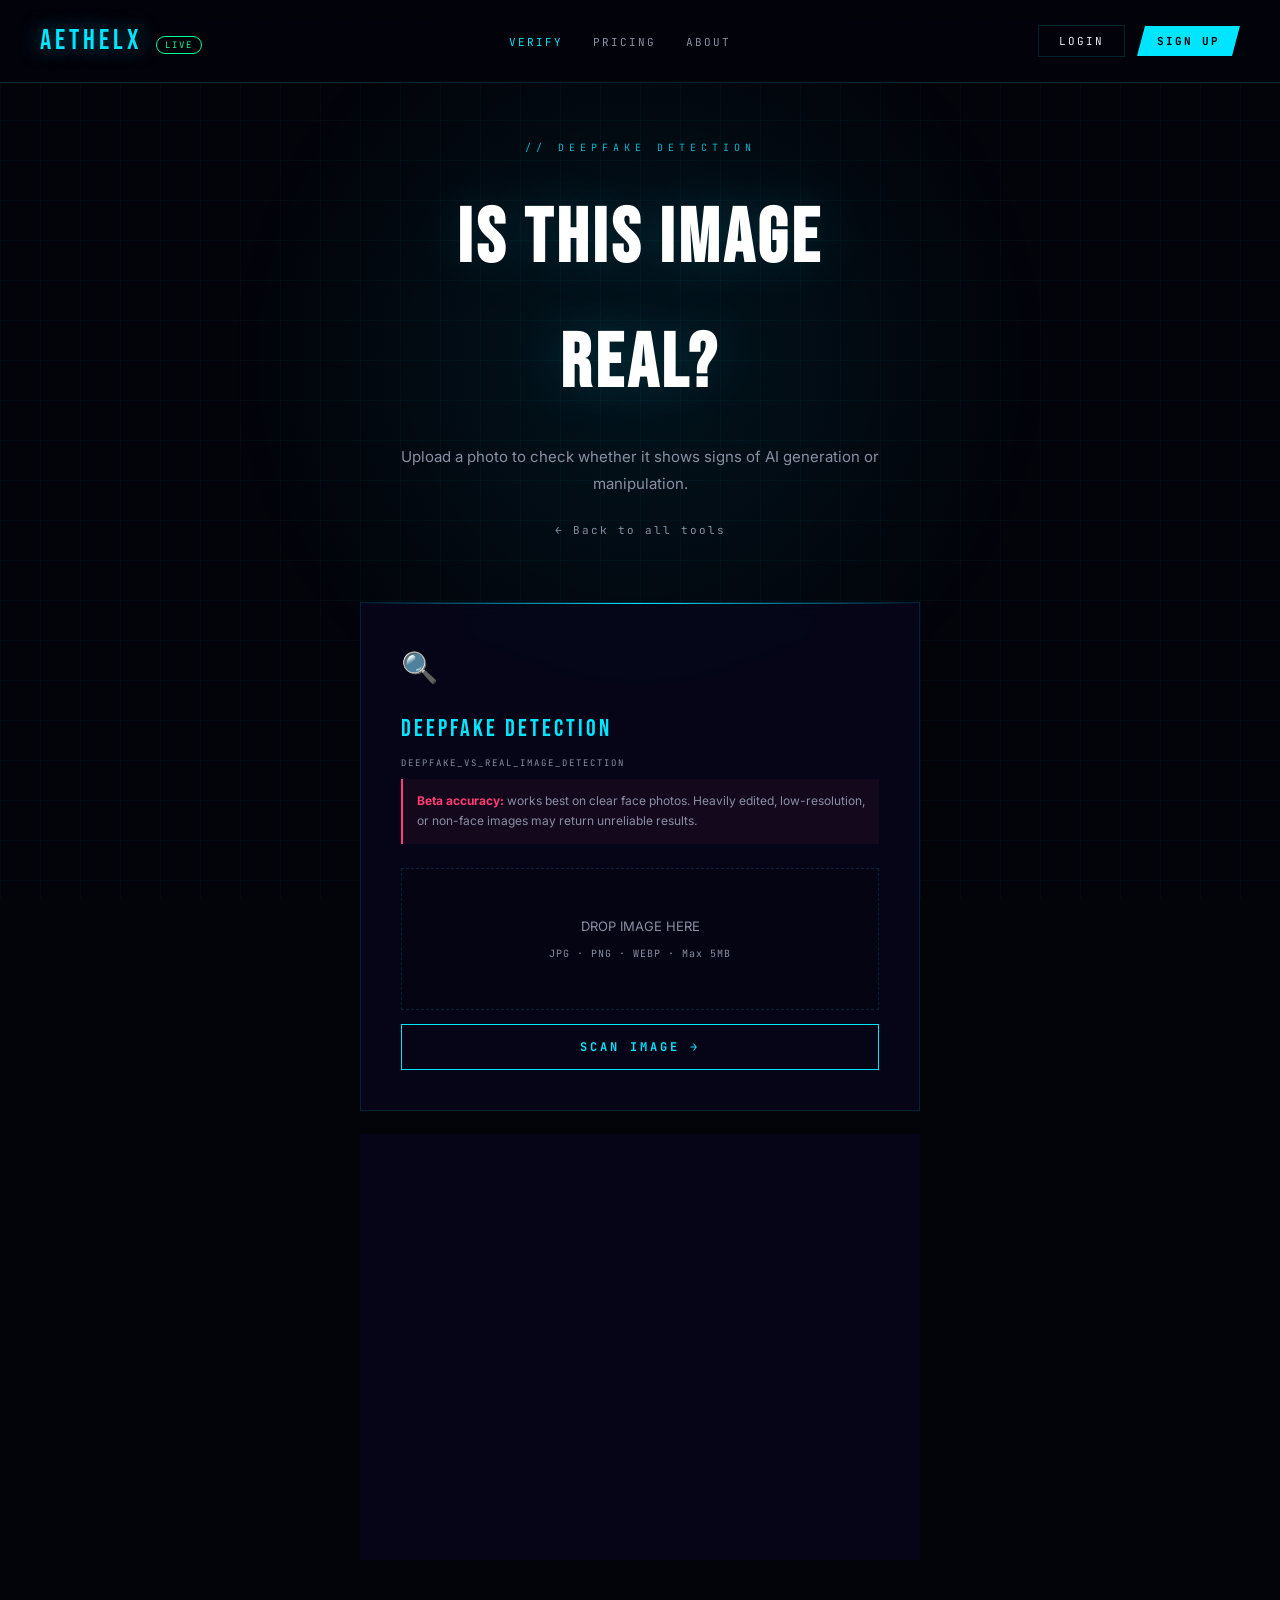
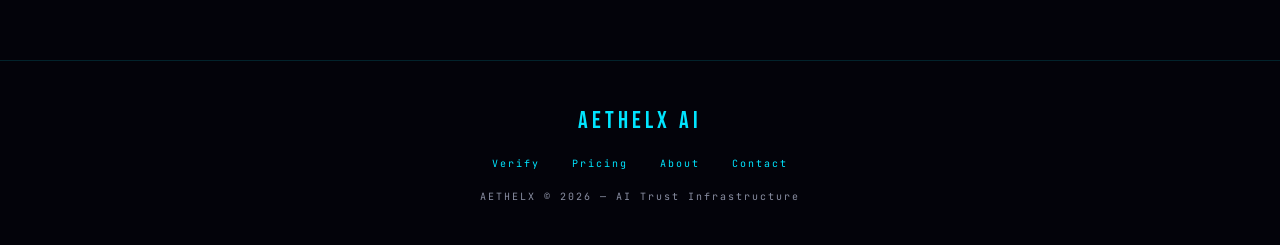
<file: image-detector.html>
<!DOCTYPE html>
<html lang="en">
<head>
<meta charset="UTF-8" />
<meta name="viewport" content="width=device-width, initial-scale=1.0" />
<title>Deepfake Detection — AETHELX AI</title>
<link href="https://fonts.googleapis.com/css2?family=Bebas+Neue&family=Inter:wght@400;500;600;700&family=JetBrains+Mono:wght@300;400;500;700&display=swap" rel="stylesheet" />
<link rel="stylesheet" href="styles.css" />
<link rel="icon" type="image/png" sizes="32x32" href="favicon-32.png" />
<link rel="icon" type="image/png" sizes="192x192" href="favicon-192.png" />
</head>
<body>

<nav>
  <div>
    <a href="index.html" class="nav-logo">AETHELX</a>
    <span class="nav-badge">LIVE</span>
  </div>
  <ul class="nav-links">
    <li><a href="index.html#tools" class="active">Verify</a></li>
    <li><a href="index.html#pricing">Pricing</a></li>
    <li><a href="index.html#about">About</a></li>
  </ul>
  <div class="nav-auth">
    <button class="btn-login" onclick="openAuth('login')">Login</button>
    <button class="btn-signup" onclick="openAuth('signup')">Sign Up</button>
  </div>
</nav>

<div class="page-header">
  <p class="page-tag mono">// Deepfake Detection</p>
  <h1 class="page-title">IS THIS IMAGE<br>REAL?</h1>
  <p class="page-sub">Upload a photo to check whether it shows signs of AI generation or manipulation.</p>
  <a href="index.html#tools" class="back-link">← Back to all tools</a>
</div>

<div class="tool-page-wrap">
  <div class="tool-card reveal">
    <span class="tool-icon">🔍</span>
    <div class="tool-name">Deepfake Detection</div>
    <div class="tool-model mono">deepfake_vs_real_image_detection</div>
    <div class="tool-disclaimer">
      <strong>Beta accuracy:</strong> works best on clear face photos. Heavily edited, low-resolution,
      or non-face images may return unreliable results.
    </div>
    <div class="drop-zone" id="drop-zone" onclick="document.getElementById('img-input').click()" ondragover="dragOver(event)" ondragleave="dragLeave(event)" ondrop="dropFile(event)">
      <input type="file" id="img-input" accept="image/*" onchange="fileSelected(event)" />
      <div class="drop-text">DROP IMAGE HERE<br><small class="mono">JPG · PNG · WEBP · Max 5MB</small></div>
    </div>
    <img id="preview-img" />
    <button class="btn-action" id="img-btn" onclick="analyzeImage()">SCAN IMAGE →</button>
    <div class="loader mono" id="img-loader">SCANNING FOR DEEPFAKE PATTERNS...</div>
    <div class="result-box" id="img-result"></div>
  </div>

  <div class="tool-card reveal" style="margin-top:24px">
    <span class="tool-icon">🪄</span>
    <div class="tool-name">AI Prompt Finder</div>
    <div class="tool-model mono">blip-image-captioning-base</div>
    <div class="tool-disclaimer">
      <strong>Fun / experimental:</strong> this guesses a plausible caption for your image — it's not a
      guaranteed reconstruction of the exact prompt used to generate it, if any.
    </div>
    <p style="font-size:13px; color:var(--muted); margin-bottom:14px; line-height:1.7;">Upload an image above first, then click below to see what caption AETHELX thinks describes it.</p>
    <button class="btn-action" id="prompt-btn" onclick="guessPrompt()">GUESS THE PROMPT →</button>
    <div class="loader mono" id="prompt-loader">READING THE IMAGE...</div>
    <div class="result-box" id="prompt-result"></div>
  </div>
</div>

<footer>
  <div style="font-family:'Bebas Neue',sans-serif;font-size:24px;letter-spacing:4px;color:var(--cyan);margin-bottom:16px;">AETHELX AI</div>
  <div style="margin-bottom:16px;">
    <a href="index.html#tools">Verify</a>
    <a href="index.html#pricing">Pricing</a>
    <a href="index.html#about">About</a>
    <a href="mailto:hello@aethelx.com">Contact</a>
  </div>
  AETHELX © 2026 — AI Trust Infrastructure
</footer>

<div class="modal-overlay" id="auth-modal">
  <div class="modal">
    <button class="modal-close" onclick="closeAuth()">✕</button>
    <div class="modal-tabs">
      <button class="modal-tab active" id="tab-login" onclick="switchTab('login')">LOGIN</button>
      <button class="modal-tab" id="tab-signup" onclick="switchTab('signup')">SIGN UP</button>
    </div>
    <div id="login-form">
      <div class="modal-title">WELCOME BACK</div>
      <div class="modal-sub">Sign in to access your verification history and API keys.</div>
      <div class="form-field"><label class="form-label">Email</label><input type="email" id="login-email" placeholder="you@domain.com" /></div>
      <div class="form-field"><label class="form-label">Password</label><input type="password" id="login-pass" placeholder="••••••••" /></div>
      <button class="btn-auth" onclick="handleLogin()">LOGIN →</button>
      <div class="form-alt">No account? <a onclick="switchTab('signup')">Sign up free</a></div>
    </div>
    <div id="signup-form" style="display:none">
      <div class="modal-title">JOIN AETHELX</div>
      <div class="modal-sub">Create your free account. No credit card required.</div>
      <div class="form-field"><label class="form-label">Full Name</label><input type="text" id="signup-name" placeholder="Seren Patil" /></div>
      <div class="form-field"><label class="form-label">Email</label><input type="email" id="signup-email" placeholder="you@domain.com" /></div>
      <div class="form-field"><label class="form-label">Password</label><input type="password" id="signup-pass" placeholder="Min 8 characters" /></div>
      <button class="btn-auth" onclick="handleSignup()">CREATE ACCOUNT →</button>
      <div class="form-alt">Have an account? <a onclick="switchTab('login')">Login</a></div>
    </div>
    <div class="auth-success" id="auth-success">
      <span class="big">✅</span>
      <p id="success-msg">ACCOUNT CREATED — WELCOME TO AETHELX</p>
    </div>
  </div>
</div>

<div class="notif" id="notif"></div>

<script src="shared.js"></script>
<script>
  let selectedFile = null;

  function dragOver(e) { e.preventDefault(); document.getElementById('drop-zone').classList.add('drag-over'); }
  function dragLeave(e) { document.getElementById('drop-zone').classList.remove('drag-over'); }
  function dropFile(e) {
    e.preventDefault();
    document.getElementById('drop-zone').classList.remove('drag-over');
    const file = e.dataTransfer.files[0];
    if (file) processImageFile(file);
  }
  function fileSelected(e) {
    const file = e.target.files[0];
    if (file) processImageFile(file);
  }
  function processImageFile(file) {
    if (file.size > 5 * 1024 * 1024) { showNotif('⚠ File too large. Max 5MB', 'var(--red)'); return; }
    selectedFile = file;
    const preview = document.getElementById('preview-img');
    preview.src = URL.createObjectURL(file);
    preview.style.display = 'block';
    showNotif('✓ Image loaded — try either tool below', 'var(--green)');
  }

  async function analyzeImage() {
    if (!selectedFile) { showNotif('⚠ Upload an image first', 'var(--red)'); return; }
    const btn = document.getElementById('img-btn');
    const loader = document.getElementById('img-loader');
    const result = document.getElementById('img-result');
    btn.disabled = true; loader.classList.add('show'); result.classList.remove('show');
    const formData = new FormData();
    formData.append('image', selectedFile);
    try {
      const res = await fetch(`${API_BASE}/detect-image`, { method: 'POST', body: formData });
      const data = await res.json();
      if (data.error) throw new Error(data.error);
      const isFake = (data.label || '').toLowerCase().includes('fake') || (data.label || '').toLowerCase().includes('deepfake');
      const conf = Math.round((data.confidence || 0.5) * 100);
      result.innerHTML = `
        <div class="result-score ${isFake ? 'result-ai' : 'result-human'}">${isFake ? '⚠' : '✓'}</div>
        <div class="result-label mono">${isFake ? 'DEEPFAKE DETECTED' : 'REAL IMAGE'}</div>
        <div class="mono" style="font-size:9px;letter-spacing:2px;color:var(--muted);margin-bottom:8px">CONFIDENCE: ${conf}%</div>
        <div class="result-bar"><div class="result-bar-fill" style="width:${conf}%;background:${isFake?'var(--red)':'var(--green)'}"></div></div>
        <div style="margin-top:14px;font-size:11px;color:var(--muted);border-top:1px solid var(--border);padding-top:12px">⚠ Beta model — treat as one signal, not a final verdict.</div>
        <button class="btn-action" style="margin-top:14px;" onclick="downloadImageResult()">⬇ DOWNLOAD RESULT</button>
      `;
      result.classList.add('show');
      window.lastImageResult = { isFake, conf, label: data.label };
    } catch (err) {
      result.innerHTML = `<div style="color:var(--red);font-size:13px">⚠ Error: ${err.message}. The model may be waking up — try again in 20 seconds.</div>`;
      result.classList.add('show');
    } finally {
      btn.disabled = false; loader.classList.remove('show');
    }
  }

  function downloadImageResult() {
    const d = window.lastImageResult;
    if (!d) return;
    const content = `AETHELX AI — DEEPFAKE DETECTION RESULT
================================================

Result:      ${d.label}
Confidence:  ${d.conf}%
Timestamp:   ${new Date().toISOString()}

------------------------------------------------
Beta model — treat as one signal, not a final verdict.
Generated by AETHELX AI — https://aethelx.com
`;
    downloadTextFile(`AETHELX-ImageResult-${Date.now()}.txt`, content);
  }

  async function guessPrompt() {
    if (!selectedFile) { showNotif('⚠ Upload an image first (above)', 'var(--red)'); return; }
    const btn = document.getElementById('prompt-btn');
    const loader = document.getElementById('prompt-loader');
    const result = document.getElementById('prompt-result');
    btn.disabled = true; loader.classList.add('show'); result.classList.remove('show');
    const formData = new FormData();
    formData.append('image', selectedFile);
    try {
      const res = await fetch(`${API_BASE}/guess-prompt`, { method: 'POST', body: formData });
      const data = await res.json();
      if (data.error) throw new Error(data.error);
      result.innerHTML = `
        <div class="mono" style="font-size:9px;letter-spacing:2px;color:var(--muted);margin-bottom:10px">GUESSED CAPTION / PROMPT</div>
        <div style="font-size:15px; color:var(--text); line-height:1.7; font-style:italic;">"${data.caption}"</div>
        <div style="margin-top:14px;font-size:11px;color:var(--muted);border-top:1px solid var(--border);padding-top:12px">A fun best-guess, not a guaranteed exact prompt.</div>
      `;
      result.classList.add('show');
    } catch (err) {
      result.innerHTML = `<div style="color:var(--red);font-size:13px">⚠ Error: ${err.message}. The model may be waking up — try again in 20 seconds.</div>`;
      result.classList.add('show');
    } finally {
      btn.disabled = false; loader.classList.remove('show');
    }
  }
</script>
</body>
</html>
</file>
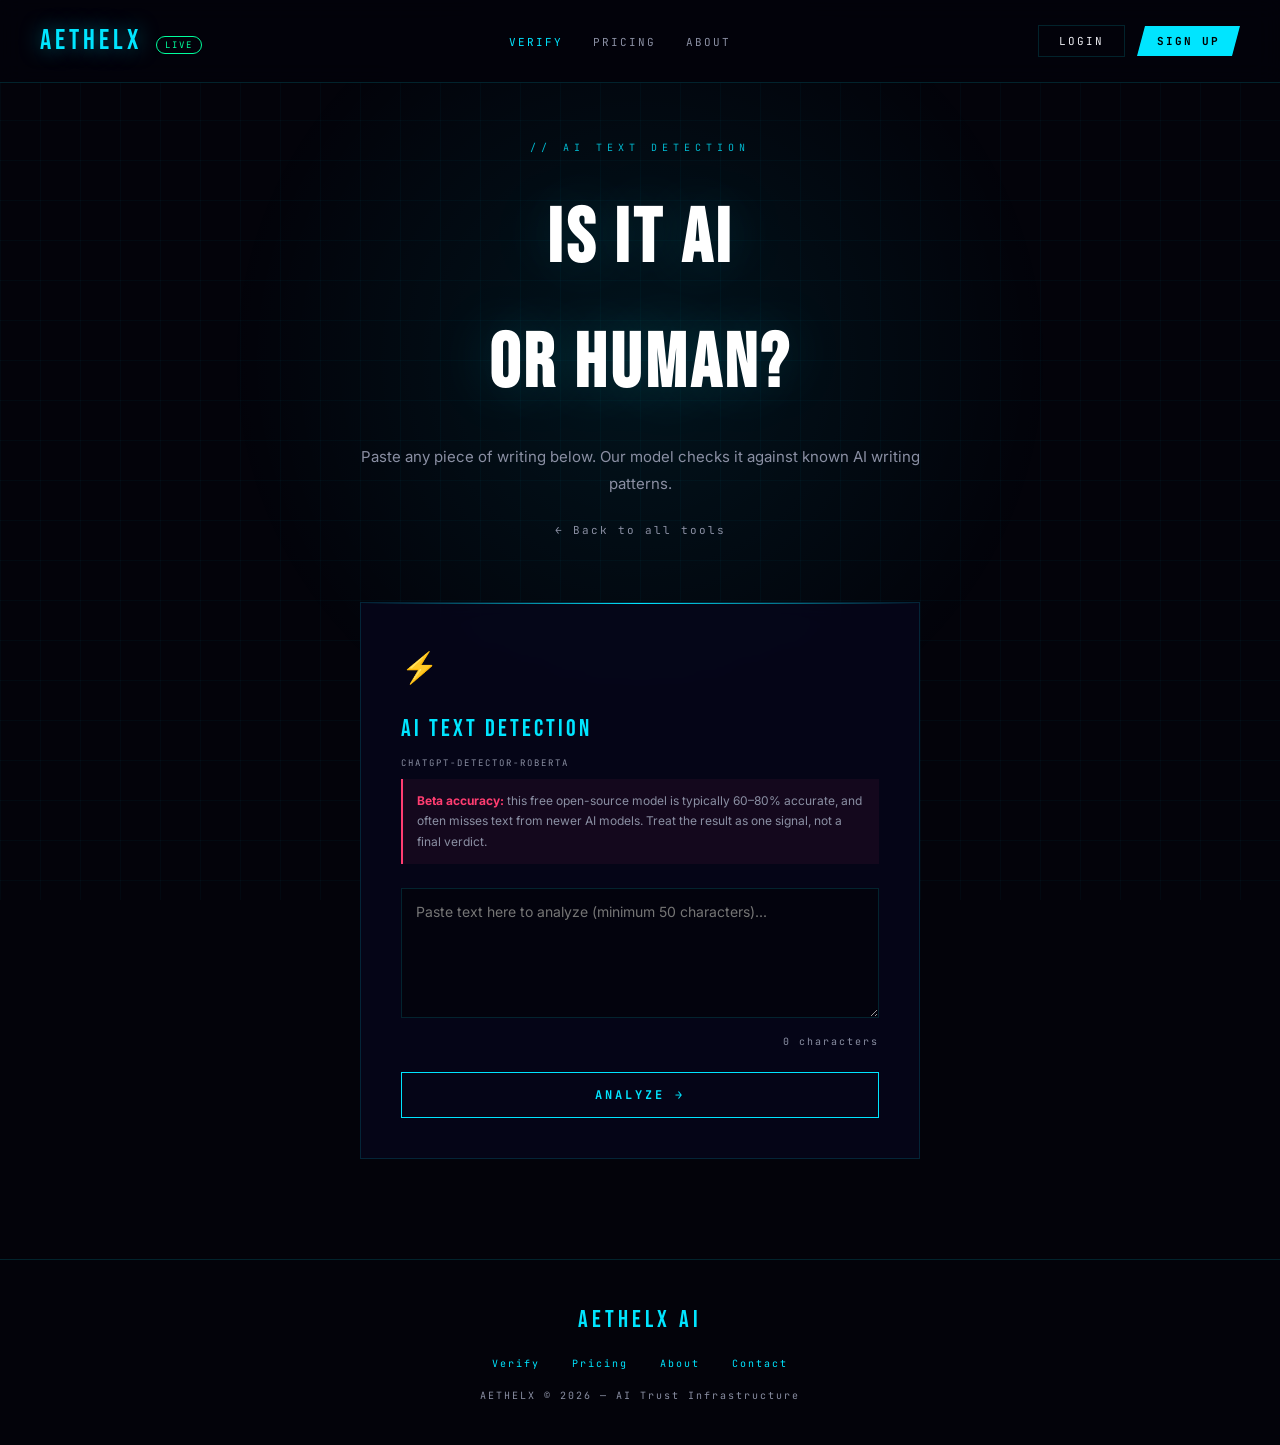
<file: text-detector (1).html>
<!DOCTYPE html>
<html lang="en">
<head>
<meta charset="UTF-8" />
<meta name="viewport" content="width=device-width, initial-scale=1.0" />
<title>AI Text Detection — AETHELX AI</title>
<link href="https://fonts.googleapis.com/css2?family=Bebas+Neue&family=Inter:wght@400;500;600;700&family=JetBrains+Mono:wght@300;400;500;700&display=swap" rel="stylesheet" />
<link rel="stylesheet" href="styles.css" />
<link rel="icon" type="image/png" sizes="32x32" href="favicon-32.png" />
<link rel="icon" type="image/png" sizes="192x192" href="favicon-192.png" />
</head>
<body>

<nav>
  <div>
    <a href="index.html" class="nav-logo">AETHELX</a>
    <span class="nav-badge">LIVE</span>
  </div>
  <ul class="nav-links">
    <li><a href="index.html#tools" class="active">Verify</a></li>
    <li><a href="index.html#pricing">Pricing</a></li>
    <li><a href="index.html#about">About</a></li>
  </ul>
  <div class="nav-auth">
    <button class="btn-login" onclick="openAuth('login')">Login</button>
    <button class="btn-signup" onclick="openAuth('signup')">Sign Up</button>
  </div>
</nav>

<div class="page-header">
  <p class="page-tag mono">// AI Text Detection</p>
  <h1 class="page-title">IS IT AI<br>OR HUMAN?</h1>
  <p class="page-sub">Paste any piece of writing below. Our model checks it against known AI writing patterns.</p>
  <a href="index.html#tools" class="back-link">← Back to all tools</a>
</div>

<div class="tool-page-wrap">
  <div class="tool-card reveal">
    <span class="tool-icon">⚡</span>
    <div class="tool-name">AI Text Detection</div>
    <div class="tool-model mono">chatgpt-detector-roberta</div>
    <div class="tool-disclaimer">
      <strong>Beta accuracy:</strong> this free open-source model is typically 60–80% accurate,
      and often misses text from newer AI models. Treat the result as one signal, not a final verdict.
    </div>
    <textarea id="text-input" placeholder="Paste text here to analyze (minimum 50 characters)..." oninput="updateChar(this,'text-char')"></textarea>
    <div class="char-count"><span id="text-char">0</span> characters</div>
    <button class="btn-action" id="text-btn" onclick="analyzeText()">ANALYZE →</button>
    <div class="loader mono" id="text-loader">SCANNING SIGNALS...</div>
    <div class="result-box" id="text-result"></div>
  </div>
</div>

<footer>
  <div style="font-family:'Bebas Neue',sans-serif;font-size:24px;letter-spacing:4px;color:var(--cyan);margin-bottom:16px;">AETHELX AI</div>
  <div style="margin-bottom:16px;">
    <a href="index.html#tools">Verify</a>
    <a href="index.html#pricing">Pricing</a>
    <a href="index.html#about">About</a>
    <a href="mailto:hello@aethelx.com">Contact</a>
  </div>
  AETHELX © 2026 — AI Trust Infrastructure
</footer>

<div class="modal-overlay" id="auth-modal">
  <div class="modal">
    <button class="modal-close" onclick="closeAuth()">✕</button>
    <div class="modal-tabs">
      <button class="modal-tab active" id="tab-login" onclick="switchTab('login')">LOGIN</button>
      <button class="modal-tab" id="tab-signup" onclick="switchTab('signup')">SIGN UP</button>
    </div>
    <div id="login-form">
      <div class="modal-title">WELCOME BACK</div>
      <div class="modal-sub">Sign in to access your verification history and API keys.</div>
      <div class="form-field"><label class="form-label">Email</label><input type="email" id="login-email" placeholder="you@domain.com" /></div>
      <div class="form-field"><label class="form-label">Password</label><input type="password" id="login-pass" placeholder="••••••••" /></div>
      <button class="btn-auth" onclick="handleLogin()">LOGIN →</button>
      <div class="form-alt">No account? <a onclick="switchTab('signup')">Sign up free</a></div>
    </div>
    <div id="signup-form" style="display:none">
      <div class="modal-title">JOIN AETHELX</div>
      <div class="modal-sub">Create your free account. No credit card required.</div>
      <div class="form-field"><label class="form-label">Full Name</label><input type="text" id="signup-name" placeholder="Seren Patil" /></div>
      <div class="form-field"><label class="form-label">Email</label><input type="email" id="signup-email" placeholder="you@domain.com" /></div>
      <div class="form-field"><label class="form-label">Password</label><input type="password" id="signup-pass" placeholder="Min 8 characters" /></div>
      <button class="btn-auth" onclick="handleSignup()">CREATE ACCOUNT →</button>
      <div class="form-alt">Have an account? <a onclick="switchTab('login')">Login</a></div>
    </div>
    <div class="auth-success" id="auth-success">
      <span class="big">✅</span>
      <p id="success-msg">ACCOUNT CREATED — WELCOME TO AETHELX</p>
    </div>
  </div>
</div>

<div class="notif" id="notif"></div>

<script src="shared.js"></script>
<script>
  function updateChar(el, id) { document.getElementById(id).textContent = el.value.length; }

  async function analyzeText() {
    const text = document.getElementById('text-input').value.trim();
    if (text.length < 50) { showNotif('⚠ Enter at least 50 characters', 'var(--red)'); return; }
    const btn = document.getElementById('text-btn');
    const loader = document.getElementById('text-loader');
    const result = document.getElementById('text-result');
    btn.disabled = true; loader.classList.add('show'); result.classList.remove('show');
    try {
      const res = await fetch(`${API_BASE}/detect-text`, {
        method: 'POST', headers: { 'Content-Type': 'application/json' },
        body: JSON.stringify({ text })
      });
      const data = await res.json();
      if (data.error) throw new Error(data.error);
      const score = Math.round((data.ai_probability || 0) * 100);
      const isAI = score > 50;

      let buzzwordHtml = '';
      if (data.buzzwords_found && data.buzzwords_found.length > 0) {
        const chips = data.buzzwords_found.map(w => `<span style="display:inline-block; background:rgba(255,61,113,0.1); border:1px solid rgba(255,61,113,0.3); color:var(--red); padding:3px 10px; border-radius:12px; font-size:11px; margin:3px 4px 3px 0;">${w}</span>`).join('');
        buzzwordHtml = `
          <div style="margin-top:16px; border-top:1px solid var(--border); padding-top:14px;">
            <div class="mono" style="font-size:9px;letter-spacing:2px;color:var(--muted);margin-bottom:8px">AI-FAVORITE WORDS FOUND (${data.buzzwords_found.length})</div>
            <div>${chips}</div>
          </div>
        `;
      }

      result.innerHTML = `
        <div class="result-score ${isAI ? 'result-ai' : 'result-human'}">${score}%</div>
        <div class="result-label mono">${isAI ? '⚠ LIKELY AI GENERATED' : '✓ LIKELY HUMAN'}</div>
        <div class="mono" style="font-size:9px;letter-spacing:2px;color:var(--muted);margin-bottom:8px">AI PROBABILITY</div>
        <div class="result-bar"><div class="result-bar-fill" style="width:${score}%;background:${isAI?'var(--red)':'var(--green)'}"></div></div>
        ${data.details ? `<div style="margin-top:12px;font-size:12px;color:var(--muted)">${data.details}</div>` : ''}
        ${buzzwordHtml}
        <div style="margin-top:14px;font-size:11px;color:var(--muted);border-top:1px solid var(--border);padding-top:12px">⚠ Beta model — treat as one signal, not a final verdict.</div>
        <button class="btn-action" style="margin-top:14px;" onclick="downloadTextResult()">⬇ DOWNLOAD RESULT</button>
      `;
      result.classList.add('show');
      window.lastTextResult = { text, score, isAI, buzzwords: data.buzzwords_found || [] };
    } catch (err) {
      result.innerHTML = `<div style="color:var(--red);font-size:13px">⚠ Error: ${err.message}. The model may be waking up — try again in 20 seconds.</div>`;
      result.classList.add('show');
    } finally {
      btn.disabled = false; loader.classList.remove('show');
    }
  }

  function downloadTextResult() {
    const d = window.lastTextResult;
    if (!d) return;
    const content = `AETHELX AI — TEXT DETECTION RESULT
================================================

Result:        ${d.isAI ? 'Likely AI-generated' : 'Likely human-written'}
AI Probability: ${d.score}%
Timestamp:      ${new Date().toISOString()}
${d.buzzwords.length ? `AI-favorite words found: ${d.buzzwords.join(', ')}` : ''}

Analyzed text:
"${d.text}"

------------------------------------------------
Beta model — treat as one signal, not a final verdict.
Generated by AETHELX AI — https://aethelx.com
`;
    downloadTextFile(`AETHELX-TextResult-${Date.now()}.txt`, content);
  }
</script>
</body>
</html>
</file>
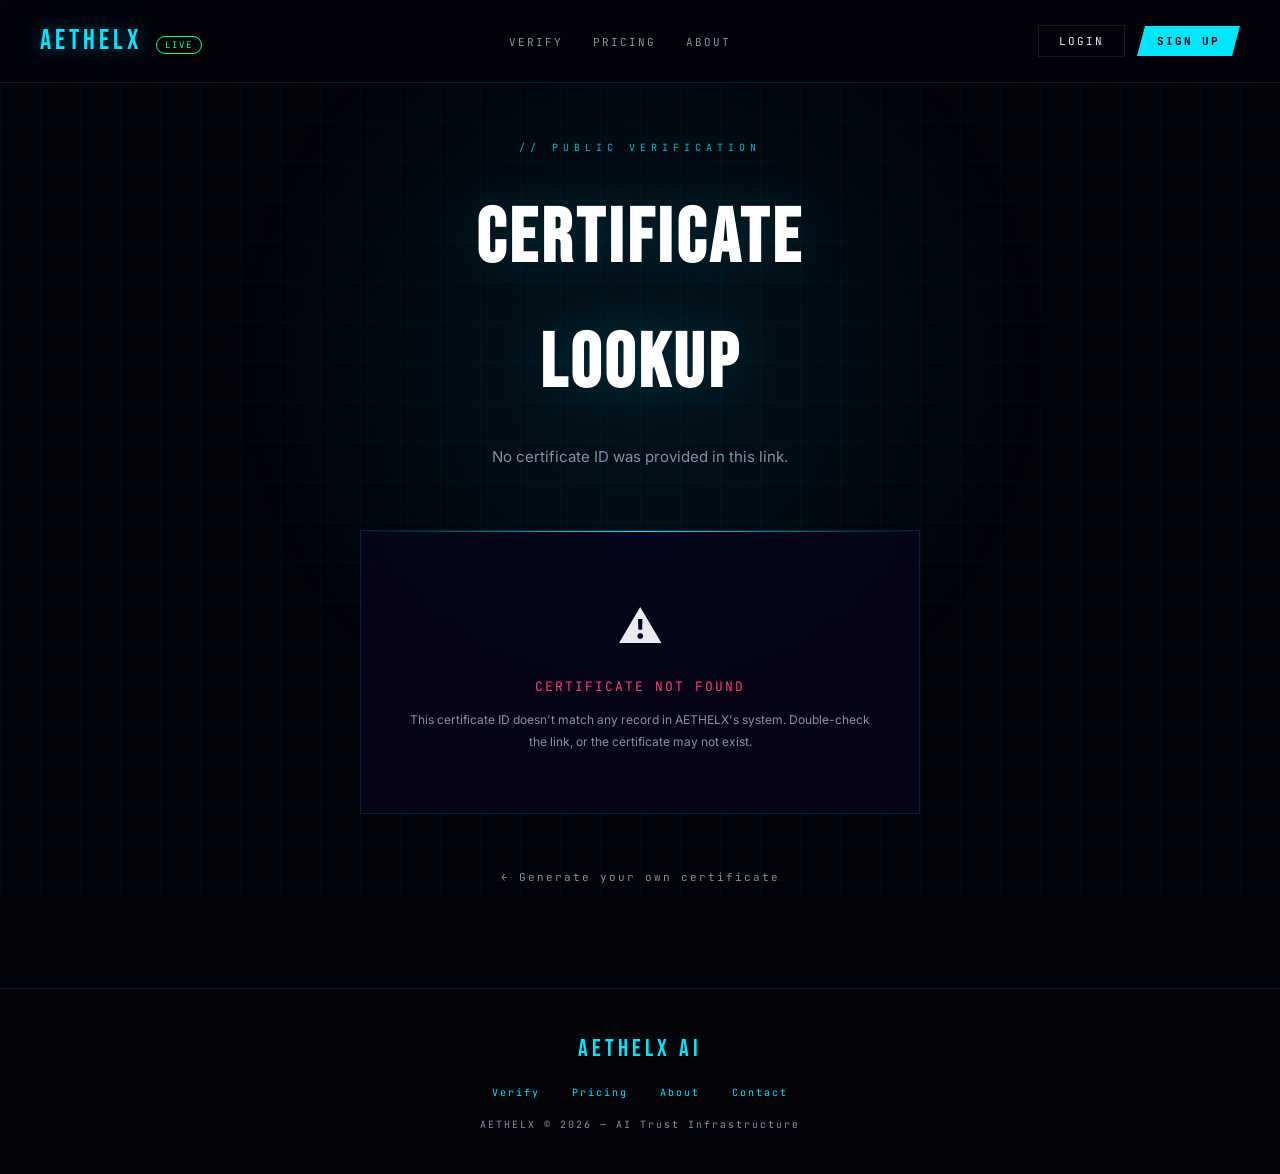
<file: verify.html>
<!DOCTYPE html>
<html lang="en">
<head>
<meta charset="UTF-8" />
<meta name="viewport" content="width=device-width, initial-scale=1.0" />
<title>Certificate Verification — AETHELX AI</title>
<meta name="description" content="Publicly verify an AETHELX authorship certificate." />
<link href="https://fonts.googleapis.com/css2?family=Bebas+Neue&family=Inter:wght@400;500;600;700&family=JetBrains+Mono:wght@300;400;500;700&display=swap" rel="stylesheet" />
<link rel="stylesheet" href="styles.css" />
<link rel="icon" type="image/png" sizes="32x32" href="favicon-32.png" />
<link rel="icon" type="image/png" sizes="192x192" href="favicon-192.png" />
</head>
<body>

<nav>
  <div>
    <a href="index.html" class="nav-logo">AETHELX</a>
    <span class="nav-badge">LIVE</span>
  </div>
  <ul class="nav-links">
    <li><a href="index.html#tools">Verify</a></li>
    <li><a href="index.html#pricing">Pricing</a></li>
    <li><a href="index.html#about">About</a></li>
  </ul>
  <div class="nav-auth">
    <button class="btn-login" onclick="openAuth('login')">Login</button>
    <button class="btn-signup" onclick="openAuth('signup')">Sign Up</button>
  </div>
</nav>

<div class="page-header">
  <p class="page-tag mono">// Public Verification</p>
  <h1 class="page-title" id="page-heading">CERTIFICATE<br>LOOKUP</h1>
  <p class="page-sub" id="page-sub">Checking this certificate against AETHELX records...</p>
</div>

<div class="tool-page-wrap">
  <div class="tool-card reveal visible" id="result-card">
    <div id="loading-state" class="mono" style="text-align:center; padding:30px 0; color:var(--muted); letter-spacing:2px; font-size:12px;">
      LOOKING UP CERTIFICATE...
    </div>

    <div id="found-state" style="display:none">
      <div style="text-align:center; margin-bottom:24px;">
        <span style="font-size:44px;">✅</span>
        <div style="color:var(--green); font-family:'JetBrains Mono',monospace; font-size:13px; letter-spacing:3px; margin-top:8px;">VERIFIED CERTIFICATE</div>
      </div>
      <div class="mono" style="font-size:12px; color:var(--muted); line-height:2.4; border-top:1px solid var(--border); padding-top:20px;">
        <div>CERT ID: <span id="v-id" style="color:var(--cyan)"></span></div>
        <div>AUTHOR: <span id="v-author" style="color:var(--text)"></span></div>
        <div>DOCUMENT: <span id="v-title" style="color:var(--text)"></span></div>
        <div>TRUST SCORE: <span id="v-trust" style="color:var(--text)"></span></div>
        <div>AI PROBABILITY: <span id="v-ai" style="color:var(--text)"></span></div>
        <div>FINGERPRINT: <span id="v-fp" style="color:var(--cyan)"></span></div>
      </div>
      <div style="margin-top:24px; font-size:12px; color:var(--muted); line-height:1.8; border-top:1px solid var(--border); padding-top:16px;">
        This certificate was generated and recorded by AETHELX's authorship verification engine. It confirms the content matched the fingerprint above at the time of issuance.
      </div>
    </div>

    <div id="notfound-state" style="display:none; text-align:center; padding:20px 0;">
      <span style="font-size:44px;">⚠</span>
      <div style="color:var(--red); font-family:'JetBrains Mono',monospace; font-size:13px; letter-spacing:2px; margin-top:12px;">CERTIFICATE NOT FOUND</div>
      <div style="color:var(--muted); font-size:12px; margin-top:12px; line-height:1.8;">
        This certificate ID doesn't match any record in AETHELX's system. Double-check the link, or the certificate may not exist.
      </div>
    </div>
  </div>

  <div style="text-align:center; margin-top:30px;">
    <a href="certificate.html" class="back-link">← Generate your own certificate</a>
  </div>
</div>

<footer>
  <div style="font-family:'Bebas Neue',sans-serif;font-size:24px;letter-spacing:4px;color:var(--cyan);margin-bottom:16px;">AETHELX AI</div>
  <div style="margin-bottom:16px;">
    <a href="index.html#tools">Verify</a>
    <a href="index.html#pricing">Pricing</a>
    <a href="index.html#about">About</a>
    <a href="mailto:hello@aethelx.com">Contact</a>
  </div>
  AETHELX © 2026 — AI Trust Infrastructure
</footer>

<div class="modal-overlay" id="auth-modal">
  <div class="modal">
    <button class="modal-close" onclick="closeAuth()">✕</button>
    <div class="modal-tabs">
      <button class="modal-tab active" id="tab-login" onclick="switchTab('login')">LOGIN</button>
      <button class="modal-tab" id="tab-signup" onclick="switchTab('signup')">SIGN UP</button>
    </div>
    <div id="login-form">
      <div class="modal-title">WELCOME BACK</div>
      <div class="modal-sub">Sign in to access your verification history and API keys.</div>
      <div class="form-field"><label class="form-label">Email</label><input type="email" id="login-email" placeholder="you@domain.com" /></div>
      <div class="form-field"><label class="form-label">Password</label><input type="password" id="login-pass" placeholder="••••••••" /></div>
      <button class="btn-auth" onclick="handleLogin()">LOGIN →</button>
      <div class="form-alt">No account? <a onclick="switchTab('signup')">Sign up free</a></div>
    </div>
    <div id="signup-form" style="display:none">
      <div class="modal-title">JOIN AETHELX</div>
      <div class="modal-sub">Create your free account. No credit card required.</div>
      <div class="form-field"><label class="form-label">Full Name</label><input type="text" id="signup-name" placeholder="Seren Patil" /></div>
      <div class="form-field"><label class="form-label">Email</label><input type="email" id="signup-email" placeholder="you@domain.com" /></div>
      <div class="form-field"><label class="form-label">Password</label><input type="password" id="signup-pass" placeholder="Min 8 characters" /></div>
      <button class="btn-auth" onclick="handleSignup()">CREATE ACCOUNT →</button>
      <div class="form-alt">Have an account? <a onclick="switchTab('login')">Login</a></div>
    </div>
    <div class="auth-success" id="auth-success">
      <span class="big">✅</span>
      <p id="success-msg">ACCOUNT CREATED — WELCOME TO AETHELX</p>
    </div>
  </div>
</div>

<div class="notif" id="notif"></div>

<script src="shared.js"></script>
<script>
  async function loadCertificate() {
    const params = new URLSearchParams(window.location.search);
    const id = params.get('id');

    if (!id) {
      document.getElementById('loading-state').style.display = 'none';
      document.getElementById('notfound-state').style.display = 'block';
      document.getElementById('page-sub').textContent = 'No certificate ID was provided in this link.';
      return;
    }

    try {
      const res = await fetch(`${API_BASE}/verify-certificate?id=${encodeURIComponent(id)}`);
      const data = await res.json();
      document.getElementById('loading-state').style.display = 'none';

      if (data.error || !data.cert_id) {
        document.getElementById('notfound-state').style.display = 'block';
        document.getElementById('page-sub').textContent = `No record found for "${id}".`;
        return;
      }

      document.getElementById('page-heading').innerHTML = 'CERTIFICATE<br>VERIFIED';
      document.getElementById('page-sub').textContent = 'This certificate is on record with AETHELX.';
      document.getElementById('v-id').textContent = data.cert_id;
      document.getElementById('v-author').textContent = data.author_name || '—';
      document.getElementById('v-title').textContent = data.document_title || '—';
      document.getElementById('v-trust').textContent = `${data.trust_score}/100`;
      document.getElementById('v-ai').textContent = `${data.ai_probability}%`;
      document.getElementById('v-fp').textContent = data.fingerprint || '—';
      document.getElementById('found-state').style.display = 'block';
    } catch (err) {
      document.getElementById('loading-state').style.display = 'none';
      document.getElementById('notfound-state').style.display = 'block';
      document.getElementById('page-sub').textContent = 'Something went wrong looking up this certificate.';
    }
  }

  loadCertificate();
</script>
</body>
</html>
</file>
<file: styles.css>
/* ═══════════════════════════════════════════
   AETHELX — Shared Styles (v2, polished)
   Used by: index.html, text-detector.html,
            image-detector.html, certificate.html
   ═══════════════════════════════════════════ */

:root {
  --bg: #03030a;
  --bg2: #07071a;
  --cyan: #00e5ff;
  --cyan2: #00b8d4;
  --green: #00ff9d;
  --red: #ff3d71;
  --purple: #7b2fff;
  --text: #eaeaf0;
  --muted: #8a8fa3;
  --border: rgba(0,229,255,0.14);
  --glass: rgba(0,229,255,0.04);
  --card: rgba(7,7,26,0.85);
}

*, *::before, *::after { box-sizing: border-box; margin: 0; padding: 0; }
html { scroll-behavior: smooth; }

body {
  background: var(--bg);
  color: var(--text);
  font-family: 'Inter', -apple-system, sans-serif;
  font-size: 15px;
  line-height: 1.65;
  min-height: 100vh;
  overflow-x: hidden;
}

.mono { font-family: 'JetBrains Mono', monospace; }

body::before {
  content: '';
  position: fixed;
  inset: 0;
  background-image:
    linear-gradient(rgba(0,229,255,0.03) 1px, transparent 1px),
    linear-gradient(90deg, rgba(0,229,255,0.03) 1px, transparent 1px);
  background-size: 40px 40px;
  pointer-events: none;
  z-index: 0;
}

/* Soft ambient glow behind hero content — adds depth without a heavy image */
body::after {
  content: '';
  position: fixed;
  top: -10%;
  left: 50%;
  transform: translateX(-50%);
  width: 900px;
  height: 900px;
  background: radial-gradient(circle, rgba(0,229,255,0.08) 0%, transparent 65%);
  pointer-events: none;
  z-index: 0;
}

/* ─── NAV ─── */
nav {
  position: fixed; top: 0; left: 0; right: 0; z-index: 100;
  display: flex; align-items: center; justify-content: space-between;
  padding: 18px 40px;
  background: rgba(3,3,10,0.9);
  backdrop-filter: blur(12px);
  border-bottom: 1px solid var(--border);
}

.nav-logo {
  font-family: 'Bebas Neue', sans-serif;
  font-size: 28px; letter-spacing: 4px; color: var(--cyan);
  text-shadow: 0 0 20px rgba(0,229,255,0.5);
  text-decoration: none;
}

.nav-badge {
  font-family: 'JetBrains Mono', monospace;
  font-size: 9px; letter-spacing: 2px; color: var(--green);
  border: 1px solid var(--green); padding: 2px 8px; border-radius: 20px;
  margin-left: 10px; vertical-align: middle; animation: pulse 2s infinite;
}
@keyframes pulse { 0%,100%{opacity:1} 50%{opacity:0.4} }

.nav-links { display: flex; gap: 30px; align-items: center; list-style: none; }
.nav-links a {
  color: var(--muted); text-decoration: none;
  font-family: 'JetBrains Mono', monospace;
  font-size: 11px; letter-spacing: 2px; text-transform: uppercase;
  transition: color 0.3s;
}
.nav-links a:hover, .nav-links a.active { color: var(--cyan); }

.nav-auth { display: flex; gap: 12px; align-items: center; }

.btn-login {
  background: transparent; border: 1px solid var(--border); color: var(--text);
  font-family: 'JetBrains Mono', monospace; font-size: 11px; letter-spacing: 2px;
  padding: 8px 20px; cursor: pointer; transition: all 0.3s; text-transform: uppercase;
}
.btn-login:hover { border-color: var(--cyan); color: var(--cyan); }

.btn-signup {
  background: var(--cyan); border: none; color: #000;
  font-family: 'JetBrains Mono', monospace; font-size: 11px; font-weight: 700;
  letter-spacing: 2px; padding: 8px 20px; cursor: pointer; transition: all 0.3s;
  text-transform: uppercase;
  clip-path: polygon(8px 0%, 100% 0%, calc(100% - 8px) 100%, 0% 100%);
}
.btn-signup:hover { background: var(--green); transform: translateY(-1px); box-shadow: 0 4px 20px rgba(0,255,157,0.3); }

/* ─── PAGE HEADER (tool pages) ─── */
.page-header { padding: 140px 40px 60px; text-align: center; position: relative; z-index: 1; }
.page-tag {
  font-family: 'JetBrains Mono', monospace;
  font-size: 10px; letter-spacing: 5px; color: var(--cyan);
  text-transform: uppercase; margin-bottom: 20px; opacity: 0.8;
}
.page-title {
  font-family: 'Bebas Neue', sans-serif;
  font-size: clamp(40px, 7vw, 76px);
  letter-spacing: 4px; color: #fff; margin-bottom: 16px;
  text-shadow: 0 0 60px rgba(0,229,255,0.2);
}
.page-sub { font-size: 15px; color: var(--muted); max-width: 560px; margin: 0 auto; line-height: 1.8; }
.back-link {
  display: inline-block; margin-top: 24px;
  font-family: 'JetBrains Mono', monospace;
  font-size: 11px; letter-spacing: 2px; color: var(--muted);
  text-decoration: none; transition: color 0.3s;
}
.back-link:hover { color: var(--cyan); }

/* ─── HERO (homepage) ─── */
.hero {
  position: relative; min-height: 100vh;
  display: flex; flex-direction: column; align-items: center; justify-content: center;
  text-align: center; padding: 120px 40px 80px; z-index: 1;
}
.hero-tag {
  font-family: 'JetBrains Mono', monospace;
  font-size: 10px; letter-spacing: 5px; color: var(--cyan);
  text-transform: uppercase; margin-bottom: 24px; opacity: 0.8;
}
.hero h1 {
  font-family: 'Bebas Neue', sans-serif;
  font-size: clamp(56px, 10vw, 120px); line-height: 0.9; letter-spacing: 6px;
  color: #fff; text-shadow: 0 0 60px rgba(0,229,255,0.25); margin-bottom: 20px;
}
.hero h1 span { color: var(--cyan); }
.hero-sub {
  font-size: 16px; color: var(--muted); max-width: 520px; line-height: 1.8;
  margin-bottom: 50px;
}
.hero-sub strong { color: var(--text); font-weight: 600; }
.hero-stats { display: flex; gap: 60px; justify-content: center; margin-bottom: 50px; flex-wrap: wrap; }
.stat { text-align: center; }
.stat-val { font-family: 'Bebas Neue', sans-serif; font-size: 38px; color: var(--cyan); display: block; text-shadow: 0 0 20px rgba(0,229,255,0.35); }
.stat-label {
  font-family: 'JetBrains Mono', monospace;
  font-size: 9px; letter-spacing: 3px; color: var(--muted); text-transform: uppercase;
}
.hero-cta { display: flex; gap: 16px; flex-wrap: wrap; justify-content: center; }

.cta-primary, .cta-secondary {
  font-family: 'JetBrains Mono', monospace; font-weight: 700; font-size: 12px;
  letter-spacing: 3px; padding: 14px 36px; cursor: pointer; text-transform: uppercase;
  transition: all 0.3s; text-decoration: none; display: inline-block; border: none;
}
.cta-primary {
  background: var(--cyan); color: #000;
  clip-path: polygon(10px 0%, 100% 0%, calc(100% - 10px) 100%, 0% 100%);
}
.cta-primary:hover { background: var(--green); transform: translateY(-2px); box-shadow: 0 6px 24px rgba(0,255,157,0.3); }
.cta-secondary { background: transparent; color: var(--text); border: 1px solid var(--border); }
.cta-secondary:hover { border-color: var(--cyan); color: var(--cyan); box-shadow: 0 0 20px rgba(0,229,255,0.15); }

/* ─── SECTION COMMON ─── */
section { position: relative; z-index: 1; padding: 110px 40px; max-width: 1200px; margin: 0 auto; }
.section-tag {
  font-family: 'JetBrains Mono', monospace;
  font-size: 9px; letter-spacing: 5px; color: var(--cyan); text-transform: uppercase; margin-bottom: 16px;
}
.section-title {
  font-family: 'Bebas Neue', sans-serif;
  font-size: clamp(36px, 5vw, 64px); letter-spacing: 4px; color: #fff; margin-bottom: 18px;
}
.section-sub { font-size: 14px; color: var(--muted); line-height: 1.8; max-width: 560px; margin-bottom: 64px; }

/* ─── TOOL CARD (tool pages) ─── */
.tool-page-wrap { max-width: 640px; margin: 0 auto; padding: 0 40px 100px; position: relative; z-index: 1; }
.tool-card {
  background: var(--card); border: 1px solid var(--border); padding: 40px;
  backdrop-filter: blur(10px); position: relative; overflow: hidden;
}
.tool-card::before {
  content: ''; position: absolute; top: 0; left: 0; right: 0; height: 1px;
  background: linear-gradient(90deg, transparent, var(--cyan), transparent);
}
.tool-icon { font-size: 30px; margin-bottom: 16px; display: block; }
.tool-name { font-family: 'Bebas Neue', sans-serif; font-size: 24px; letter-spacing: 3px; color: var(--cyan); margin-bottom: 8px; }
.tool-model {
  font-family: 'JetBrains Mono', monospace;
  font-size: 9px; letter-spacing: 2px; color: var(--muted); margin-bottom: 8px; text-transform: uppercase;
}
.tool-disclaimer {
  font-size: 12px; color: var(--muted); line-height: 1.7;
  background: rgba(255,61,113,0.06); border-left: 2px solid var(--red);
  padding: 12px 14px; margin-bottom: 24px;
}
.tool-disclaimer strong { color: var(--red); }

textarea, input[type="text"], input[type="email"], input[type="password"] {
  width: 100%; background: rgba(0,0,0,0.4); border: 1px solid var(--border);
  color: var(--text); font-family: 'Inter', sans-serif; font-size: 14px;
  padding: 14px; resize: vertical; transition: border-color 0.3s, box-shadow 0.3s; outline: none; min-height: 130px;
}
textarea:focus, input:focus { border-color: var(--cyan); box-shadow: 0 0 0 3px rgba(0,229,255,0.08); }
input[type="text"], input[type="email"], input[type="password"] { min-height: unset; height: 46px; resize: none; }

.char-count {
  font-family: 'JetBrains Mono', monospace;
  font-size: 10px; letter-spacing: 2px; color: var(--muted); margin: 8px 0; text-align: right;
}

.btn-action {
  width: 100%; background: transparent; border: 1px solid var(--cyan); color: var(--cyan);
  font-family: 'JetBrains Mono', monospace; font-size: 12px; font-weight: 700; letter-spacing: 3px;
  padding: 14px; cursor: pointer; text-transform: uppercase; transition: all 0.3s; margin-top: 14px;
}
.btn-action:hover { background: var(--cyan); color: #000; box-shadow: 0 4px 20px rgba(0,229,255,0.25); }
.btn-action:disabled { opacity: 0.4; cursor: not-allowed; }

.result-box {
  margin-top: 24px; padding: 20px; background: rgba(0,0,0,0.3); border: 1px solid var(--border);
  display: none; font-size: 13px; line-height: 1.8; color: var(--text);
}
.result-box.show { display: block; animation: fadeUp 0.4s ease; }
@keyframes fadeUp { from { opacity: 0; transform: translateY(8px); } to { opacity: 1; transform: translateY(0); } }
.result-score { font-family: 'Bebas Neue', sans-serif; font-size: 52px; text-align: center; padding: 10px 0; }
.result-ai { color: var(--red); }
.result-human { color: var(--green); }
.result-label {
  text-align: center; font-family: 'JetBrains Mono', monospace;
  font-size: 11px; letter-spacing: 3px; text-transform: uppercase; color: var(--muted); margin-bottom: 12px;
}
.result-bar { height: 4px; background: rgba(255,255,255,0.1); margin: 8px 0; border-radius: 2px; overflow: hidden; }
.result-bar-fill { height: 100%; background: var(--cyan); transition: width 0.8s ease; }

.drop-zone {
  border: 1px dashed var(--border); padding: 44px; text-align: center; cursor: pointer;
  transition: border-color 0.3s, background 0.3s; background: rgba(0,0,0,0.2);
}
.drop-zone:hover, .drop-zone.drag-over { border-color: var(--cyan); background: rgba(0,229,255,0.03); }
.drop-zone input[type="file"] { display: none; }
.drop-text { font-size: 13px; color: var(--muted); line-height: 2; }
.drop-text small { font-family: 'JetBrains Mono', monospace; font-size: 10px; letter-spacing: 1px; }
#preview-img { max-width: 100%; margin-top: 16px; border: 1px solid var(--border); display: none; }

/* ─── PRICING ─── */
#pricing { max-width: 1200px; }
.pricing-grid { display: grid; grid-template-columns: repeat(3, 1fr); gap: 2px; background: var(--border); margin-bottom: 60px; }
@media (max-width: 768px) {
  .pricing-grid { grid-template-columns: 1fr; }
  nav { padding: 16px 20px; }
  .nav-links { display: none; }
  .tool-page-wrap { padding: 0 20px 80px; }
  section { padding: 80px 24px; }
  .founder-note { flex-direction: column; }
}
.pricing-card { background: var(--bg); padding: 48px 36px; position: relative; transition: background 0.3s; display: flex; flex-direction: column; }
.pricing-card:hover { background: var(--bg2); }
.pricing-card.featured { background: var(--bg2); border-top: 2px solid var(--cyan); }
.plan-badge {
  position: absolute; top: -1px; right: 24px; background: var(--cyan); color: #000;
  font-family: 'JetBrains Mono', monospace; font-size: 8px; font-weight: 700; letter-spacing: 3px;
  padding: 4px 12px; text-transform: uppercase;
}
.plan-name {
  font-family: 'Bebas Neue', sans-serif; font-size: 13px; letter-spacing: 5px; color: var(--muted);
  text-transform: uppercase; margin-bottom: 24px;
}
.plan-price { font-family: 'Bebas Neue', sans-serif; font-size: 72px; line-height: 1; color: #fff; margin-bottom: 4px; }
.plan-price sup { font-size: 24px; vertical-align: top; margin-top: 16px; display: inline-block; color: var(--muted); }
.plan-price .coming { font-size: 26px; color: var(--cyan); letter-spacing: 2px; font-family: 'Bebas Neue', sans-serif; }
.plan-period {
  font-family: 'JetBrains Mono', monospace; font-size: 10px; letter-spacing: 2px; color: var(--muted);
  margin-bottom: 36px; text-transform: uppercase;
}
.plan-features { list-style: none; margin-bottom: 40px; flex: 1; }
.plan-features li {
  font-size: 13px; color: var(--text); padding: 10px 0; border-bottom: 1px solid rgba(255,255,255,0.05);
  display: flex; align-items: center; gap: 10px; line-height: 1.5;
}
.plan-features li .check { color: var(--green); font-size: 13px; flex-shrink: 0; }
.plan-features li .cross { color: var(--muted); font-size: 13px; flex-shrink: 0; }
.plan-features li.muted { color: var(--muted); }
.btn-plan {
  width: 100%; padding: 14px; font-family: 'JetBrains Mono', monospace; font-size: 10px; font-weight: 700;
  letter-spacing: 3px; text-transform: uppercase; cursor: pointer; transition: all 0.3s; border: none;
}
.btn-plan-free { background: transparent; border: 1px solid var(--border); color: var(--muted); }
.btn-plan-free:hover { border-color: var(--cyan); color: var(--cyan); }
.btn-plan-pro { background: var(--cyan); color: #000; }
.btn-plan-pro:hover { background: var(--green); transform: translateY(-2px); box-shadow: 0 6px 20px rgba(0,255,157,0.25); }
.btn-plan-elite { background: transparent; border: 1px solid var(--purple); color: var(--purple); }
.btn-plan-elite:hover { background: var(--purple); color: #fff; }
.pricing-note {
  text-align: center; font-family: 'JetBrains Mono', monospace;
  font-size: 10px; letter-spacing: 2px; color: var(--muted); margin-bottom: 60px;
}
.pricing-note span { color: var(--cyan); border: 1px solid rgba(0,229,255,0.3); padding: 2px 10px; margin: 0 4px; }

/* ─── FAQ ─── */
.faq-list { max-width: 720px; }
.faq-item { border-bottom: 1px solid var(--border); overflow: hidden; }
.faq-q {
  width: 100%; background: none; border: none; color: var(--text); font-family: 'Inter', sans-serif;
  font-size: 14px; font-weight: 500; padding: 20px 0; text-align: left; cursor: pointer;
  display: flex; justify-content: space-between; align-items: center; transition: color 0.3s;
}
.faq-q:hover { color: var(--cyan); }
.faq-q .arrow { font-size: 18px; transition: transform 0.3s; color: var(--cyan); }
.faq-q.open .arrow { transform: rotate(45deg); }
.faq-a {
  max-height: 0; overflow: hidden; font-size: 13px; color: var(--muted); line-height: 1.9;
  transition: max-height 0.4s ease, padding 0.3s;
}
.faq-a.open { max-height: 220px; padding-bottom: 20px; }

/* ─── TRUST GRID (expanded, with hover lift) ─── */
.trust-grid { display: grid; grid-template-columns: repeat(auto-fit, minmax(220px, 1fr)); gap: 1px; background: var(--border); }
.trust-item { background: var(--bg); padding: 40px 30px; text-align: center; transition: background 0.3s, transform 0.3s; }
.trust-item:hover { background: var(--bg2); transform: translateY(-3px); }
.trust-icon { font-size: 28px; margin-bottom: 16px; display: block; }
.trust-title { font-family: 'Bebas Neue', sans-serif; font-size: 17px; letter-spacing: 3px; color: var(--cyan); margin-bottom: 8px; }
.trust-desc { font-size: 12px; color: var(--muted); line-height: 1.8; }

/* ─── FOUNDER / ABOUT NOTE ─── */
.founder-note {
  display: flex; gap: 40px; align-items: center; margin-top: 60px;
  background: var(--card); border: 1px solid var(--border); padding: 40px;
}
.founder-note .quote-mark { font-family: 'Bebas Neue', sans-serif; font-size: 64px; color: var(--cyan); line-height: 1; opacity: 0.5; }
.founder-note p { font-size: 14px; color: var(--text); line-height: 1.9; }
.founder-note .sig { margin-top: 16px; font-family: 'JetBrains Mono', monospace; font-size: 11px; letter-spacing: 2px; color: var(--muted); }
.founder-note .sig strong { color: var(--cyan); }

/* ─── TOOLS OVERVIEW GRID ─── */
.tools-nav-grid { display: grid; grid-template-columns: repeat(auto-fit, minmax(280px, 1fr)); gap: 24px; }
.tools-nav-card {
  background: var(--card); border: 1px solid var(--border); padding: 32px; text-decoration: none;
  display: block; transition: border-color 0.3s, transform 0.3s, box-shadow 0.3s; position: relative; overflow: hidden;
}
.tools-nav-card::before {
  content: ''; position: absolute; top: 0; left: 0; right: 0; height: 1px;
  background: linear-gradient(90deg, transparent, var(--cyan), transparent); opacity: 0; transition: opacity 0.3s;
}
.tools-nav-card:hover { border-color: rgba(0,229,255,0.35); transform: translateY(-4px); box-shadow: 0 12px 32px rgba(0,229,255,0.08); }
.tools-nav-card:hover::before { opacity: 1; }
.tools-nav-card .tool-icon { margin-bottom: 14px; }
.tools-nav-card .tool-name { margin-bottom: 10px; }
.tools-nav-card p { font-size: 13px; color: var(--muted); line-height: 1.7; margin-bottom: 16px; }
.tools-nav-card .go {
  font-family: 'JetBrains Mono', monospace; font-size: 11px; letter-spacing: 2px;
  color: var(--cyan); text-transform: uppercase;
}

/* ─── MODALS ─── */
.modal-overlay, .waitlist-overlay {
  position: fixed; inset: 0; background: rgba(0,0,0,0.8); backdrop-filter: blur(8px);
  z-index: 999; display: flex; align-items: center; justify-content: center;
  opacity: 0; pointer-events: none; transition: opacity 0.3s;
}
.modal-overlay.open, .waitlist-overlay.open { opacity: 1; pointer-events: all; }
.modal, .waitlist-box {
  background: var(--bg2); border: 1px solid var(--border); padding: 48px; width: 100%;
  max-width: 440px; position: relative; transform: translateY(20px); transition: transform 0.3s;
}
.waitlist-box { border-top: 2px solid var(--cyan); max-width: 420px; transform: scale(0.95); }
.modal-overlay.open .modal { transform: translateY(0); }
.waitlist-overlay.open .waitlist-box { transform: scale(1); }
.modal-close {
  position: absolute; top: 16px; right: 20px; background: none; border: none; color: var(--muted);
  font-size: 20px; cursor: pointer; transition: color 0.3s;
}
.modal-close:hover { color: var(--red); }
.modal-tabs { display: flex; margin-bottom: 36px; border-bottom: 1px solid var(--border); }
.modal-tab {
  flex: 1; background: none; border: none; color: var(--muted); font-family: 'JetBrains Mono', monospace;
  font-size: 10px; letter-spacing: 3px; padding: 12px; cursor: pointer; text-transform: uppercase;
  border-bottom: 2px solid transparent; margin-bottom: -1px; transition: all 0.3s;
}
.modal-tab.active { color: var(--cyan); border-bottom-color: var(--cyan); }
.modal-title { font-family: 'Bebas Neue', sans-serif; font-size: 32px; letter-spacing: 4px; color: #fff; margin-bottom: 8px; }
.modal-sub { font-size: 13px; color: var(--muted); margin-bottom: 30px; line-height: 1.8; }
.form-field { margin-bottom: 16px; }
.form-label {
  display: block; font-family: 'JetBrains Mono', monospace; font-size: 9px; letter-spacing: 3px;
  color: var(--muted); text-transform: uppercase; margin-bottom: 8px;
}
.btn-auth {
  width: 100%; background: var(--cyan); color: #000; font-family: 'JetBrains Mono', monospace;
  font-size: 11px; font-weight: 700; letter-spacing: 3px; padding: 14px; border: none; cursor: pointer;
  text-transform: uppercase; margin-top: 24px; transition: all 0.3s;
  clip-path: polygon(10px 0%, 100% 0%, calc(100% - 10px) 100%, 0% 100%);
}
.btn-auth:hover { background: var(--green); box-shadow: 0 4px 20px rgba(0,255,157,0.25); }
.form-alt { text-align: center; font-size: 12px; color: var(--muted); margin-top: 20px; }
.form-alt a { color: var(--cyan); cursor: pointer; text-decoration: none; }
.auth-success { text-align: center; padding: 20px; display: none; }
.auth-success .big { font-size: 48px; margin-bottom: 16px; display: block; }
.auth-success p { font-family: 'JetBrains Mono', monospace; font-size: 12px; letter-spacing: 2px; color: var(--green); }
.waitlist-plan-name { font-family: 'JetBrains Mono', monospace; font-size: 9px; letter-spacing: 4px; color: var(--cyan); text-transform: uppercase; margin-bottom: 8px; }

/* ─── FOOTER ─── */
footer {
  position: relative; z-index: 1; border-top: 1px solid var(--border); padding: 40px;
  text-align: center; font-family: 'JetBrains Mono', monospace; font-size: 10px; letter-spacing: 2px; color: var(--muted);
}
footer a { color: var(--cyan); text-decoration: none; margin: 0 12px; }
footer a:hover { color: var(--green); }

/* ─── LOADER / NOTIF / REVEAL ─── */
.loader {
  display: none; text-align: center; padding: 20px; font-family: 'JetBrains Mono', monospace;
  font-size: 10px; letter-spacing: 3px; color: var(--cyan); animation: blink 1s infinite;
}
@keyframes blink { 0%,100%{opacity:1} 50%{opacity:0.3} }
.loader.show { display: block; }
.reveal { opacity: 0; transform: translateY(30px); transition: opacity 0.7s cubic-bezier(.2,.7,.3,1), transform 0.7s cubic-bezier(.2,.7,.3,1); }
.reveal.visible { opacity: 1; transform: translateY(0); }
/* Stagger children of a grid slightly so cards don't all pop in at once */
.tools-nav-grid.reveal.visible > *,
.trust-grid.reveal.visible > * { animation: none; }
.notif {
  position: fixed; bottom: 30px; right: 30px; background: var(--bg2); border: 1px solid var(--cyan);
  color: var(--cyan); font-family: 'JetBrains Mono', monospace; font-size: 11px; letter-spacing: 2px;
  padding: 14px 24px; z-index: 9999; transform: translateY(80px); opacity: 0; transition: all 0.4s;
}
.notif.show { transform: translateY(0); opacity: 1; }
</file>
